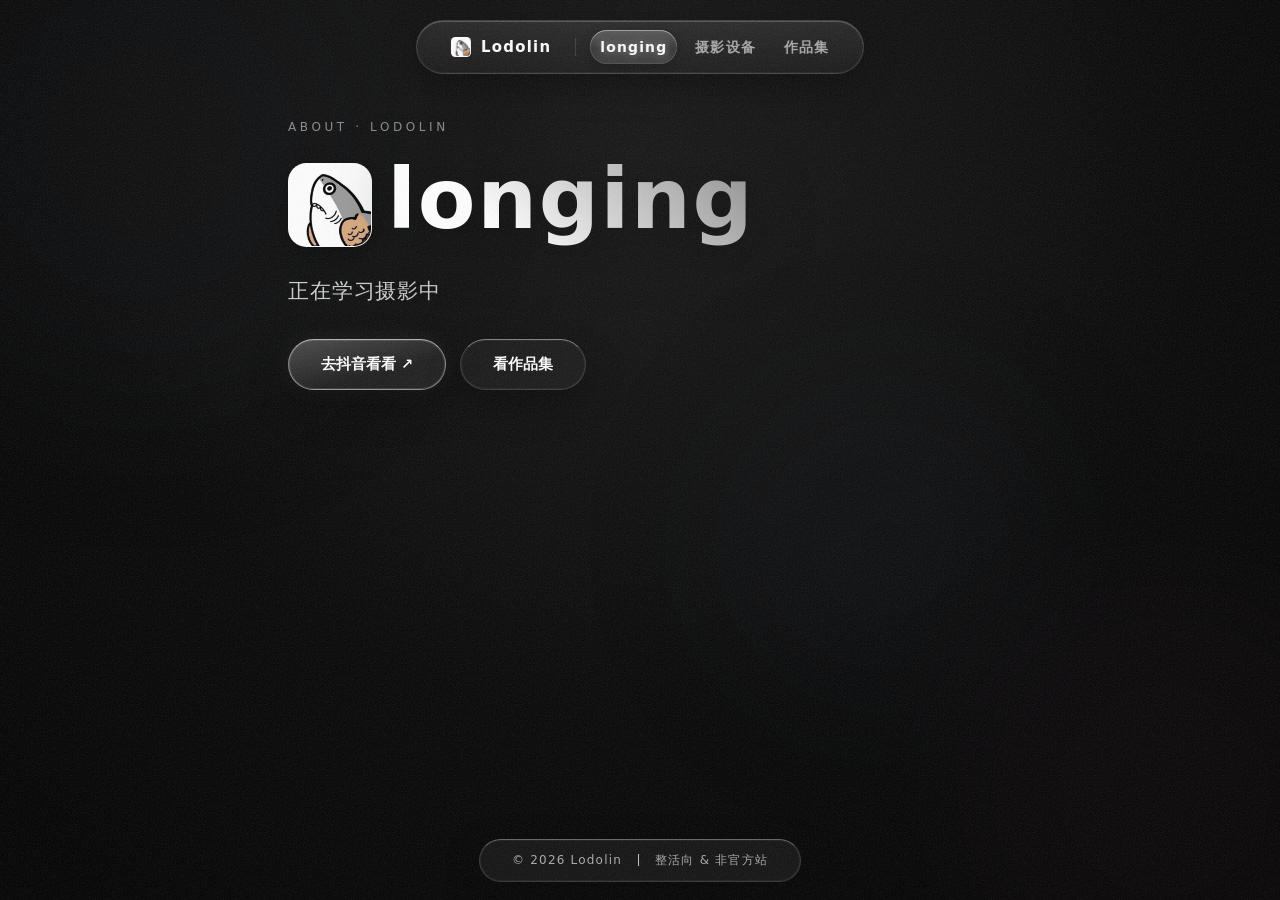
<file: index.html>
<!DOCTYPE html>
<html lang="zh-CN">
<head>
<meta charset="UTF-8">
<meta name="viewport" content="width=device-width, initial-scale=1.0, viewport-fit=cover">
<title>Lodolin</title>
<link rel="icon" href="data:image/svg+xml,%3Csvg%20xmlns='http://www.w3.org/2000/svg'%20viewBox='0%200%2064%2064'%3E%3Crect%20width='64'%20height='64'%20rx='8'%20fill='%23000000'/%3E%3Ctext%20x='32'%20y='37'%20font-family='%22Segoe%20Script%22,%22Brush%20Script%20MT%22,%22Snell%20Roundhand%22,cursive'%20font-size='12'%20font-weight='bold'%20fill='%23ffffff'%20text-anchor='middle'%3ELodolin%3C/text%3E%3C/svg%3E">
<link rel="stylesheet" href="css/style.css?v=20261125">
</head>
<body>

<!-- 全屏噪点颗粒（沧野式胶片质感） -->
<div class="grain" aria-hidden="true"></div>

<!-- 液态玻璃背景光斑 -->
<div class="bg-blobs" aria-hidden="true"><i></i><i></i><i></i></div>

<!-- ======================= 应用主体 ======================= -->
<div id="app" class="app">
  <!-- 悬浮玻璃胶囊导航 -->
  <nav class="nav-capsule" aria-label="主导航">
    <span class="nav-glider" aria-hidden="true"></span>
    <a class="brand" href="#about" data-nav="about" aria-label="Lodolin，回到首页">
      <img class="brand-avatar" src="assets/avatar-shark.jpg" alt="" width="20" height="20">
      <span>Lodolin</span>
    </a>
    <i class="nav-sep" aria-hidden="true"></i>
    <div class="tabs" role="tablist" aria-label="页面导航">
      <a href="#about" data-nav="about" class="tab is-active" role="tab" aria-selected="true">longing</a>
      <a href="#gear" data-nav="gear" class="tab" role="tab" aria-selected="false">摄影设备</a>
      <a href="#works" data-nav="works" class="tab" role="tab" aria-selected="false">作品集</a>
    </div>
  </nav>

  <!-- ======================= 介绍 ======================= -->
  <section id="view-about" class="view view-about is-active" aria-label="介绍">
    <div class="about-wrap">
      <p class="about-kicker">ABOUT · LODOLIN</p>
      <div class="about-head">
        <img class="about-avatar" src="assets/avatar-shark.jpg" alt="longing 的头像" width="84" height="84">
        <h2 class="about-title">longing</h2>
      </div>
      <p class="about-lead">正在学习摄影中</p>
      <div class="about-actions">
        <a class="btn btn-primary" href="https://v.douyin.com/PHcsxChGbZk/" target="_blank" rel="noopener noreferrer">去抖音看看 ↗</a>
        <a class="btn" href="#works" data-nav="works">看作品集</a>
      </div>
    </div>
  </section>

  <!-- ======================= 作品集（沧野式一屏一品） ======================= -->
  <section id="view-works" class="view view-works" aria-label="作品集">
    <div class="works-head">
      <h2>作品集</h2>
      <p>Lodolin 的硬核外拍墙 —— 江、山、城、海、穹顶。没有棚拍、没有闪光灯，全靠蹲点、等光和一双冻僵的手；《星辰大海》这句大话，先从山脚下和海边开始兑现。</p>
    </div>

    <div class="works-filter" role="tablist" aria-label="作品分类">
      <span class="glider" aria-hidden="true"></span>
      <button type="button" class="chip is-active" data-filter="all">全部</button>
      <button type="button" class="chip" data-filter="天体" data-spot-menu="menu-tian">天体</button>
      <button type="button" class="chip" data-filter="美食" data-spot-menu="menu-food">美食</button>
      <button type="button" class="chip" data-filter="桂林" data-spot-menu="menu-guilin">桂林</button>
      <button type="button" class="chip" data-filter="南宁" data-spot-menu="menu-nanning">南宁</button>
      <button type="button" class="chip" data-filter="深圳" data-spot-menu="menu-shenzhen">深圳</button>
      <button type="button" class="chip" data-filter="北海" data-spot-menu="menu-beihai">北海</button>
      <button type="button" class="chip" data-filter="崇左 · 扶绥" data-spot-menu="menu-chongzuo">崇左 · 扶绥</button>
    </div>

    <div class="spot-menu" id="menu-guilin" role="menu" aria-label="桂林景点筛选" hidden>
      <button type="button" class="spot-chip" data-spot="">全部桂林<i>35</i></button>
      <button type="button" class="spot-chip" data-spot="叠彩山">叠彩山 · 木龙湖<i>3</i></button>
      <button type="button" class="spot-chip" data-spot="乾景广场">乾景广场<i>5</i></button>
      <button type="button" class="spot-chip" data-spot="临桂">临桂新区<i>2</i></button>
      <button type="button" class="spot-chip" data-spot="虞山公园">虞山公园<i>5</i></button>
      <button type="button" class="spot-chip" data-spot="穿山">穿山<i>2</i></button>
      <button type="button" class="spot-chip" data-spot="山水公园">山水公园<i>2</i></button>
      <button type="button" class="spot-chip" data-spot="榕湖">榕湖 · 榕杉湖<i>6</i></button>
      <button type="button" class="spot-chip" data-spot="日月双塔">日月双塔<i>2</i></button>
      <button type="button" class="spot-chip" data-spot="两江四湖">两江四湖 · 滨江路<i>3</i></button>
      <button type="button" class="spot-chip" data-spot="逍遥楼">逍遥楼<i>2</i></button>
      <button type="button" class="spot-chip" data-spot="象鼻山">象鼻山<i>2</i></button>
      <button type="button" class="spot-chip" data-spot="漓江">漓江<i>1</i></button>
    </div>

    <div class="spot-menu" id="menu-tian" role="menu" aria-label="天体题材筛选" hidden>
      <button type="button" class="spot-chip" data-spot="">全部天体<i>3</i></button>
      <button type="button" class="spot-chip" data-spot="月面">月面<i>1</i></button>
      <button type="button" class="spot-chip" data-spot="银河">银河<i>2</i></button>
    </div>

    <div class="spot-menu" id="menu-food" role="menu" aria-label="美食分类筛选" hidden>
      <button type="button" class="spot-chip" data-spot="">全部美食<i>3</i></button>
      <button type="button" class="spot-chip" data-spot="冷面">延吉冷面<i>1</i></button>
      <button type="button" class="spot-chip" data-spot="螺蛳粉">螺蛳粉<i>2</i></button>
    </div>

    <div class="spot-menu" id="menu-nanning" role="menu" aria-label="南宁区域筛选" hidden>
      <button type="button" class="spot-chip" data-spot="">全部南宁<i>6</i></button>
      <button type="button" class="spot-chip" data-spot="内街">内街<i>4</i></button>
      <button type="button" class="spot-chip" data-spot="南湖">南湖<i>2</i></button>
    </div>

    <div class="spot-menu" id="menu-shenzhen" role="menu" aria-label="深圳作品" hidden>
      <button type="button" class="spot-chip" data-spot="">全部深圳<i>1</i></button>
      <button type="button" class="spot-chip" data-spot="深圳之眼">深圳之眼<i>1</i></button>
    </div>

    <div class="spot-menu" id="menu-beihai" role="menu" aria-label="北海作品" hidden>
      <button type="button" class="spot-chip" data-spot="">全部北海<i>3</i></button>
      <button type="button" class="spot-chip" data-spot="海神广场">海神广场<i>1</i></button>
      <button type="button" class="spot-chip" data-spot="银滩">银滩 · 海滩<i>2</i></button>
    </div>

    <div class="spot-menu" id="menu-chongzuo" role="menu" aria-label="扶绥区域筛选" hidden>
      <button type="button" class="spot-chip" data-spot="">全部扶绥<i>24</i></button>
      <button type="button" class="spot-chip" data-spot="左江">左江<i>6</i></button>
      <button type="button" class="spot-chip" data-spot="县城">县城<i>18</i></button>
    </div>

    <div class="works-feed">

      <div class="works-cat" data-cat="天体"><h3>天体</h3><i></i></div>

<section class="work" data-cat="天体" data-spot="月面">
        <figure class="work-media is-wide">
          <img loading="lazy" alt="凸月月面特写：月海、环形山与第谷辐射纹在黑夜里清晰可见" src="assets/photos/12-moon-gibbous.jpg?v=20261125">
        </figure>
        <div class="work-info">
          <p class="work-kicker">WORK 01 · 月面特写</p>
          <h3 class="work-title">月亮 · 九月末的凸月</h3>
          <p class="work-desc">长焦怼月亮——月海的轮廓、环形山的边缘、第谷溅出来的辐射纹，全在。不用飞三十八万公里，等一个晴夜，把快门按下去就行。「yes, moonth.」</p>
          <p class="work-meta">月面特写 · 凸月 · 2026.09.25 前后</p>
        </div>
      </section>

<section class="work" data-cat="天体" data-spot="银河">
        <figure class="work-media is-wide">
          <img loading="lazy" alt="扶绥姑龙水库银河拱桥全景：银心亮得发红，一条乡道直伸进星场" src="assets/photos/21-gulong-milkyway-arch.jpg?v=20261125">
        </figure>
        <div class="work-info">
          <p class="work-kicker">WORK 02 · 银河拱桥</p>
          <h3 class="work-title">姑龙水库 · 银河拱桥</h3>
          <p class="work-desc">扶绥县东门镇，姑龙水库。银河从两山之间整个拱过来，银心亮得发红，一条乡道直直伸进星场里。拍银河不用去高原，油门踩到位，黑就是最好的滤镜。</p>
          <p class="work-meta">广西崇左 · 扶绥县东门镇姑龙水库 · 银河拱桥 · 2026.08.13</p>
        </div>
      </section>

<section class="work" data-cat="天体" data-spot="银河">
        <figure class="work-media is-tall">
          <img loading="lazy" alt="扶绥姑龙水库银河竖拍：银心立在水面上，山影与星光一同倒映湖中" src="assets/photos/22-gulong-milkyway-lake.jpg?v=20261125">
        </figure>
        <div class="work-info">
          <p class="work-kicker">WORK 03 · 银河倒影</p>
          <h3 class="work-title">姑龙水库 · 银河倒影</h3>
          <p class="work-desc">同一个水库，换竖构图等银心过顶——银河立在水面上，山是剪影，水把星光又存了一遍。凌晨的水库风停了，整片天都是你的。</p>
          <p class="work-meta">广西崇左 · 扶绥县东门镇姑龙水库 · 银河与山影倒映 · 2026.08.11</p>
        </div>
      </section>

      <div class="works-cat" data-cat="美食"><h3>美食</h3><i></i></div>

<section class="work" data-cat="美食" data-spot="冷面">
        <figure class="work-media is-wide">
          <img loading="lazy" alt="桂林正阳步行街荞麦香延吉冷面：荞麦面、牛肉片、黄瓜丝与卤蛋" src="assets/photos/48-guilin-yanji-cold-noodles.jpg?v=20261125">
        </figure>
        <div class="work-info">
          <p class="work-kicker">WORK 04 · 美食</p>
          <h3 class="work-title">荞麦香 · 延吉冷面</h3>
          <p class="work-desc">荞麦面泡在带冰碴的牛肉汤里，铺牛肉片、黄瓜丝、辣白菜，半个卤蛋压在旁边，一勺红油浮在面上。正阳步行街的夏天，靠这一碗降温。</p>
          <p class="work-meta">广西桂林 · 正阳步行街 · 荞麦香延吉冷面</p>
        </div>
      </section>

<section class="work" data-cat="美食" data-spot="螺蛳粉">
        <figure class="work-media is-wide">
          <img loading="lazy" alt="扶绥 · 螺蛳粉大排档" src="assets/photos/73-fusui-luoshifen-food-stall.jpg?v=20261125">
        </figure>
        <div class="work-info">
          <p class="work-kicker">WORK 05 · 美食</p>
          <h3 class="work-title">扶绥 · 螺蛳粉大排档</h3>
          <p class="work-desc">老拐、爱民，两家螺蛳粉隔着一条巷子打对台，红塑料凳一摆，桌子就支到路中间。夜里十点，整条街都泡在酸笋味里——这才是广西的深夜食堂。</p>
          <p class="work-meta">广西崇左 · 扶绥县城 · 老拐螺蛳粉 · 夜</p>
        </div>
      </section>

<section class="work" data-cat="美食" data-spot="螺蛳粉">
        <figure class="work-media is-wide">
          <img loading="lazy" alt="扶绥 · 爱民螺蛳粉" src="assets/photos/74-fusui-aimin-luoshifen-corner.jpg?v=20261125">
        </figure>
        <div class="work-info">
          <p class="work-kicker">WORK 06 · 美食</p>
          <h3 class="work-title">扶绥 · 爱民螺蛳粉</h3>
          <p class="work-desc">转角两层楼全给了这一碗粉，橙色雨棚撑开，木桌顺着台阶摆到街上。楼上的灯和楼下的锅一起亮着，生意好的店，连影子都在排队。</p>
          <p class="work-meta">广西崇左 · 扶绥县城 · 爱民螺蛳粉 · 夜</p>
        </div>
      </section>

      <div class="works-cat" data-cat="桂林"><h3>桂林</h3><i></i></div>

<section class="work" data-cat="桂林" data-spot="叠彩山">
        <figure class="work-media is-wide">
          <img loading="lazy" alt="桂林叠彩山俯瞰木龙湖蓝调夜景：亮灯的木龙塔、黑瓦古建群与背后的喀斯特峰林" src="assets/photos/02-guilin-diecai-mulonghu-bluehour.jpg?v=20261125">
        </figure>
        <div class="work-info">
          <p class="work-kicker">WORK 07 · 桂林夜景</p>
          <h3 class="work-title">叠彩山 · 木龙湖蓝调</h3>
          <p class="work-desc">桂林叠彩山半山腰，正对木龙湖。山上的灯和湖边的木龙塔一起亮起来，黑瓦古建群被暖光描了边，背后的喀斯特一层层退成蓝。桂林夜景的天花板不在江上，在这一眼里 —— 门票二十五块，别嫌贵，民谚说「登上叠彩山，活到一百三」。</p>
          <p class="work-meta">广西桂林 · 叠彩山 · 俯瞰木龙湖与木龙塔 · 蓝调时刻</p>
        </div>
      </section>

<section class="work" data-cat="桂林" data-spot="叠彩山">
        <figure class="work-media is-wide">
          <img loading="lazy" alt="桂林叠彩山木龙湖黄金时刻：夕阳把峰林与古建染成蜂蜜色" src="assets/photos/03-guilin-diecai-mulonghu-goldenhour.jpg?v=20261125">
        </figure>
        <div class="work-info">
          <p class="work-kicker">WORK 08 · 日落金山</p>
          <h3 class="work-title">叠彩山 · 木龙湖黄金时刻</h3>
          <p class="work-desc">同一个机位，换一个季节、换一个钟点，夕阳把整片峰林和古建染成蜂蜜色。蓝调是桂林的底妆，金色才是它白昼里的最后一口气 —— 一个机位，两种桂林。</p>
          <p class="work-meta">广西桂林 · 叠彩山 · 木龙湖与峰林 · 日落金光</p>
        </div>
      </section>

<section class="work" data-cat="桂林" data-spot="虞山公园">
        <figure class="work-media is-wide">
          <img loading="lazy" alt="桂林虞山公园欧洲园：老榕树枝干横过石板路，身后是爬满藤蔓的罗马柱石廊与喷泉" src="assets/photos/08-guilin-yushan-park-arches.jpg?v=20261125">
        </figure>
        <div class="work-info">
          <p class="work-kicker">WORK 09 · 欧式园林</p>
          <h3 class="work-title">虞山公园 · 欧洲园石廊</h3>
          <p class="work-desc">桂林城北的虞山公园，北园是欧式园林。老榕树的枝干横过石板路，搭成一道天然拱门；后面一排对称的罗马柱石廊爬满藤蔓，喷泉在正中开着。法式花园长在喀斯特城里，一点都不违和。</p>
          <p class="work-meta">广西桂林 · 叠彩区 · 虞山公园北园 · 正午</p>
        </div>
      </section>

<section class="work" data-cat="桂林" data-spot="虞山公园">
        <figure class="work-media is-wide">
          <img loading="lazy" alt="桂林虞山公园欧洲园中轴叠水：水沿台阶层层跌落，两侧棕榈与模纹花坛对称排开" src="assets/photos/09-guilin-yushan-park-cascade.jpg?v=20261125">
        </figure>
        <div class="work-info">
          <p class="work-kicker">WORK 10 · 欧式园林</p>
          <h3 class="work-title">虞山公园 · 叠水台阶</h3>
          <p class="work-desc">北园中轴线上一整条叠水，水从顶层一路跌进池子，两道台阶对称着往下走，棕榈和模纹花坛把绿修得整整齐齐。欧洲园的浪漫，是拿几何一点一点做出来的。</p>
          <p class="work-meta">广西桂林 · 叠彩区 · 虞山公园北园 · 中轴叠水</p>
        </div>
      </section>

<section class="work" data-cat="桂林" data-spot="虞山公园">
        <figure class="work-media is-wide">
          <img loading="lazy" alt="桂林虞山公园欧洲园：石柱拱廊爬满牵牛花藤，喷泉水雾在阳光下飘散" src="assets/photos/10-guilin-yushan-park-colonnade.jpg?v=20261125">
        </figure>
        <div class="work-info">
          <p class="work-kicker">WORK 11 · 欧式园林</p>
          <h3 class="work-title">虞山公园 · 藤蔓石廊</h3>
          <p class="work-desc">一整排石柱拱廊全交给藤蔓管，牵牛顺着柱子一路爬到顶，喷泉的水雾飘过来，太阳一照全是反光。石头负责结构，植物负责表情。</p>
          <p class="work-meta">广西桂林 · 叠彩区 · 虞山公园北园 · 喷泉池畔</p>
        </div>
      </section>

<section class="work" data-cat="桂林" data-spot="穿山">
        <figure class="work-media is-wide">
          <img loading="lazy" alt="桂林穿山景区俯瞰：明代寿佛塔立在塔山之顶，江湖绕城，喀斯特峰林与城市天际线同框" src="assets/photos/11-guilin-tashan-pagoda.jpg?v=20261125">
        </figure>
        <div class="work-info">
          <p class="work-kicker">WORK 12 · 桂林山水</p>
          <h3 class="work-title">穿山 · 塔山与寿佛塔</h3>
          <p class="work-desc">桂林老八景「塔山清影」——明代寿佛塔立在塔山之顶，十三米高的七层砖塔挤在六十一平方米的山尖上，吉尼斯认证的「世界最小山顶古塔」。从穿山一带望过去，江湖绕城，峰林一直排到天边，古塔和楼宇同框。</p>
          <p class="work-meta">广西桂林 · 七星区穿山景区 · 塔山寿佛塔 · 白天俯瞰</p>
        </div>
      </section>

<section class="work" data-cat="桂林" data-spot="榕湖">
        <figure class="work-media is-tall">
          <img loading="lazy" alt="桂林榕湖：红柱亭与红灯笼倒映在湖面，傍晚的光从树叶间漏下来" src="assets/photos/14-guilin-ronghu-pavilion.jpg?v=20261125">
        </figure>
        <div class="work-info">
          <p class="work-kicker">WORK 13 · 桂林水色</p>
          <h3 class="work-title">榕湖 · 亭影</h3>
          <p class="work-desc">榕湖边的亭子，红柱、青瓦、红灯笼，倒在水里被风揉碎。傍晚的光从树叶缝里漏下来，湖面平得像另一块天。</p>
          <p class="work-meta">广西桂林 · 榕湖 · 傍晚</p>
        </div>
      </section>

<section class="work" data-cat="桂林" data-spot="榕湖">
        <figure class="work-media is-wide">
          <img loading="lazy" alt="桂林榕湖水晶玻璃桥：整座桥的栏杆与亭子为玻璃构造，阳光下通体透亮，倒影入水" src="assets/photos/15-guilin-ronghu-glass-bridge.jpg?v=20261125">
        </figure>
        <div class="work-info">
          <p class="work-kicker">WORK 14 · 桂林水色</p>
          <h3 class="work-title">榕湖 · 玻璃桥</h3>
          <p class="work-desc">榕湖上的水晶玻璃桥，栏杆和桥亭全是玻璃的，太阳一照通体透亮，倒影在水里晃。国内第一座水晶玻璃桥，白天看着像件搁在水面上的玻璃乐器。</p>
          <p class="work-meta">广西桂林 · 榕湖 · 水晶玻璃桥 · 午后</p>
        </div>
      </section>

<section class="work" data-cat="桂林" data-spot="榕湖">
        <figure class="work-media is-wide">
          <img loading="lazy" alt="桂林榕杉湖夜色：提灯乌篷船停在湖面，暖光落进水里" src="assets/photos/16-guilin-rongshahu-night-boat.jpg?v=20261125">
        </figure>
        <div class="work-info">
          <p class="work-kicker">WORK 15 · 桂林夜色</p>
          <h3 class="work-title">榕杉湖 · 夜航</h3>
          <p class="work-desc">两江四湖的夜游船收了帆停在湖面，一盏提灯挂在船头，暖光落在水里。岸上的城市还在响，湖面已经安静了。</p>
          <p class="work-meta">广西桂林 · 榕杉湖 · 两江四湖 · 入夜</p>
        </div>
      </section>

<section class="work" data-cat="桂林" data-spot="日月双塔">
        <figure class="work-media is-tall">
          <img loading="lazy" alt="桂林杉湖日月双塔夜景：金色日塔与银白月塔倒映湖中" src="assets/photos/17-guilin-shanhu-sun-moon-pagodas.jpg?v=20261125">
        </figure>
        <div class="work-info">
          <p class="work-kicker">WORK 16 · 桂林夜色</p>
          <h3 class="work-title">杉湖 · 日月双塔</h3>
          <p class="work-desc">杉湖里的日月双塔——日塔铜造九层，月塔琉璃七层，水下还有十八米把它们连在一起。金的一座银的一座，晚上像浮在湖面的两团火。</p>
          <p class="work-meta">广西桂林 · 杉湖 · 日月双塔 · 夜</p>
        </div>
      </section>

<section class="work" data-cat="桂林" data-spot="乾景广场">
        <figure class="work-media is-tall">
          <img loading="lazy" alt="桂林联发乾景广场：弧形混凝土雨棚下的中央空中花园玻璃塔与台阶" src="assets/photos/04-guilin-lianfa-qianjing-plaza.jpg?v=20261125">
        </figure>
        <div class="work-info">
          <p class="work-kicker">WORK 17 · 建筑几何</p>
          <h3 class="work-title">乾景广场 · 空中花园</h3>
          <p class="work-desc">桂林叠彩区站前路，离高铁北站八百米。从底层雨棚底下抬头，一整圈弧形清水混凝土把蓝天切成一个开口，中间的玻璃体种满绿植，台阶上贴着黄条。街 Mall 的中央空中花园 + 立体跃层电梯，每层连廊牵着手 —— 不用滤镜，混凝土自己会画图。</p>
          <p class="work-meta">广西桂林 · 叠彩区站前路29号 · 联发乾景广场 · 正午蓝天</p>
        </div>
      </section>

<section class="work" data-cat="桂林" data-spot="临桂">
        <figure class="work-media is-wide">
          <img loading="lazy" alt="桂林临桂新区夜景：一院两馆仿古建筑群与双子塔同框，背后是喀斯特峰林" src="assets/photos/05-guilin-lingui-cbd-night.jpg?v=20261125">
        </figure>
        <div class="work-info">
          <p class="work-kicker">WORK 18 · 城市天际线</p>
          <h3 class="work-title">临桂 · 双子塔夜色</h3>
          <p class="work-desc">桂林往西，临桂新区撑起另一片天。金色古韵的「一院两馆」隔着湖水与摩登双子塔对望，状元桥、大观楼、风雨桥亮成一条暖线，背后还是那片熟悉的喀斯特 —— 老桂林的山水没退场，新城在它上面又长了一层。</p>
          <p class="work-meta">广西桂林 · 临桂新区 · 一院两馆与双子塔同框 · 亮灯后</p>
        </div>
      </section>

<section class="work" data-cat="桂林" data-spot="乾景广场">
        <figure class="work-media is-wide">
          <img loading="lazy" alt="乾景广场 · 混凝土天窗" src="assets/photos/25-guilin-lianfa-plaza-atrium.jpg?v=20261125">
        </figure>
        <div class="work-info">
          <p class="work-kicker">WORK 19 · 建筑几何</p>
          <h3 class="work-title">乾景广场 · 混凝土天窗</h3>
          <p class="work-desc">从底层往上仰，整栋楼的坡道、木格栅和天窗被压成一个斜的剖面。混凝土不需要装饰，光从顶上漏下来，自己就会画线。</p>
          <p class="work-meta">广西桂林 · 叠彩区站前路29号 · 联发乾景广场 · 室内仰拍</p>
        </div>
      </section>

<section class="work" data-cat="桂林" data-spot="乾景广场">
        <figure class="work-media is-tall">
          <img loading="lazy" alt="乾景广场 · 蓝调游乐场" src="assets/photos/26-guilin-lianfa-plaza-playground.jpg?v=20261125">
        </figure>
        <div class="work-info">
          <p class="work-kicker">WORK 20 · 蓝调时刻</p>
          <h3 class="work-title">乾景广场 · 蓝调游乐场</h3>
          <p class="work-desc">橙色攀爬网横在广场中央，像谁随手丢下的一团线。天刚暗到最蓝的那几分钟，弧形连廊的灯一条条亮起来，商业街终于安静下来。</p>
          <p class="work-meta">广西桂林 · 联发乾景广场 · 蓝调时刻</p>
        </div>
      </section>

<section class="work" data-cat="桂林" data-spot="乾景广场">
        <figure class="work-media is-tall">
          <img loading="lazy" alt="乾景广场 · 垂直花园" src="assets/photos/27-guilin-lianfa-plaza-vertical-garden.jpg?v=20261125">
        </figure>
        <div class="work-info">
          <p class="work-kicker">WORK 21 · 建筑几何</p>
          <h3 class="work-title">乾景广场 · 垂直花园</h3>
          <p class="work-desc">一整面楼被绿植吃掉，中间嵌一条玻璃电梯井，LED 雪花沿着它往上爬。弧形天棚把天空框成一个圆角，台阶上贴着黄色警示条——结构越冷，植物越显得倔。</p>
          <p class="work-meta">广西桂林 · 联发乾景广场 · 中央垂直绿化塔</p>
        </div>
      </section>

<section class="work" data-cat="桂林" data-spot="乾景广场">
        <figure class="work-media is-wide">
          <img loading="lazy" alt="乾景广场 · 立体街区" src="assets/photos/28-guilin-lianfa-plaza-night.jpg?v=20261125">
        </figure>
        <div class="work-info">
          <p class="work-kicker">WORK 22 · 城市夜色</p>
          <h3 class="work-title">乾景广场 · 立体街区</h3>
          <p class="work-desc">站在中庭抬头，四周的连廊一层层退上去，玻璃、钢架、绿植和灯带缠在一起。这里没有一条正经的街，却把逛街这件事做成了爬山。</p>
          <p class="work-meta">广西桂林 · 联发乾景广场 · 中庭广角</p>
        </div>
      </section>

<section class="work" data-cat="桂林" data-spot="榕湖">
        <figure class="work-media is-wide">
          <img loading="lazy" alt="榕湖饭店 · 弧与天" src="assets/photos/29-guilin-ronghu-hotel-arc.jpg?v=20261125">
        </figure>
        <div class="work-info">
          <p class="work-kicker">WORK 23 · 建筑几何</p>
          <h3 class="work-title">榕湖饭店 · 弧与天</h3>
          <p class="work-desc">白色弧墙转了一圈，把天空削出一个不规则的圆。旁边是绿玻璃幕墙，左上角探进一枝树叶。建筑最动人的时候，往往只是它替天空做了个画框。</p>
          <p class="work-meta">广西桂林 · 榕湖饭店 · 弧形外墙</p>
        </div>
      </section>

<section class="work" data-cat="桂林" data-spot="两江四湖">
        <figure class="work-media is-wide">
          <img loading="lazy" alt="解放桥头 · 环岛黄昏" src="assets/photos/30-guilin-jiefang-bridge-roundabout.jpg?v=20261125">
        </figure>
        <div class="work-info">
          <p class="work-kicker">WORK 24 · 城市俯瞰</p>
          <h3 class="work-title">解放桥头 · 环岛黄昏</h3>
          <p class="work-desc">解放桥的拱、环岛里一整圈棕榈、漓江的水，还有远处一层层退下去的喀斯特。飞机云在天上划了两道叉，城市在脚下按自己的节奏转圈。</p>
          <p class="work-meta">广西桂林 · 解放桥头环岛（滨江路）· 黄昏</p>
        </div>
      </section>

<section class="work" data-cat="桂林" data-spot="山水公园">
        <figure class="work-media is-wide">
          <img loading="lazy" alt="山水公园 · 月亮门" src="assets/photos/31-guilin-shanshui-park-moon-gate.jpg?v=20261125">
        </figure>
        <div class="work-info">
          <p class="work-kicker">WORK 25 · 园林</p>
          <h3 class="work-title">山水公园 · 月亮门</h3>
          <p class="work-desc">青砖墙开一个圆，门里一棵老树逆着光站，远处塔尖刚好露在树缝里。中国园林最会用一堵墙做减法——把世界裁成一个圆，剩下的交给光。</p>
          <p class="work-meta">广西桂林 · 临桂区山水公园 · 月亮门</p>
        </div>
      </section>

<section class="work" data-cat="桂林" data-spot="逍遥楼">
        <figure class="work-media is-wide">
          <img loading="lazy" alt="逍遥楼 · 飞檐" src="assets/photos/32-guilin-xiaoyao-tower-eave.jpg?v=20261125">
        </figure>
        <div class="work-info">
          <p class="work-kicker">WORK 26 · 古建</p>
          <h3 class="work-title">逍遥楼 · 飞檐</h3>
          <p class="work-desc">贴着屋檐往上仰，木构的椽子一根根收向尖角，蓝天白云在后面铺开。二十三点六米的高度，靠这一角就能说清唐宋的脾气。</p>
          <p class="work-meta">广西桂林 · 秀峰区滨江路 · 逍遥楼 · 仰拍</p>
        </div>
      </section>

<section class="work" data-cat="桂林" data-spot="逍遥楼">
        <figure class="work-media is-tall">
          <img loading="lazy" alt="逍遥楼 · 逆光" src="assets/photos/33-guilin-xiaoyao-tower.jpg?v=20261125">
        </figure>
        <div class="work-info">
          <p class="work-kicker">WORK 27 · 古建</p>
          <h3 class="work-title">逍遥楼 · 逆光</h3>
          <p class="work-desc">三层飞檐压着汉白玉台阶，红灯笼挂了一排，太阳从右侧斜切进来。重建的楼，站的位置还是唐代那个——漓江在背后，城市在楼下。</p>
          <p class="work-meta">广西桂林 · 秀峰区滨江路 · 逍遥楼 · 日落</p>
        </div>
      </section>

<section class="work" data-cat="桂林" data-spot="两江四湖">
        <figure class="work-media is-wide">
          <img loading="lazy" alt="丽泽桥 · 红桥" src="assets/photos/34-guilin-lize-bridge.jpg?v=20261125">
        </figure>
        <div class="work-info">
          <p class="work-kicker">WORK 28 · 城市桥梁</p>
          <h3 class="work-title">丽泽桥 · 红桥</h3>
          <p class="work-desc">橙红色的自锚式悬索桥横在江上，双塔拉起的钢索一根根数得清。桂林人叫它红桥，两江四湖夜游的船从桥下过，桥身把天光又反了一遍。</p>
          <p class="work-meta">广西桂林 · 两江四湖 · 丽泽桥 · 晴日</p>
        </div>
      </section>

<section class="work" data-cat="桂林" data-spot="两江四湖">
        <figure class="work-media is-wide">
          <img loading="lazy" alt="滨江路 · 绿色隧道" src="assets/photos/35-guilin-binjiang-road-tunnel.jpg?v=20261125">
        </figure>
        <div class="work-info">
          <p class="work-kicker">WORK 29 · 城市街景</p>
          <h3 class="work-title">滨江路 · 绿色隧道</h3>
          <p class="work-desc">两排老树把整条路罩成一条绿色隧道，光从叶缝里漏下来，落在电动车和行人身上。桂林最日常的一段路，抬头就是拱顶。</p>
          <p class="work-meta">广西桂林 · 滨江路 · 林荫道</p>
        </div>
      </section>

<section class="work" data-cat="桂林" data-spot="日月双塔">
        <figure class="work-media is-tall">
          <img loading="lazy" alt="杉湖 · 彩幕" src="assets/photos/36-guilin-sun-moon-pagodas-ribbon.jpg?v=20261125">
        </figure>
        <div class="work-info">
          <p class="work-kicker">WORK 30 · 装置</p>
          <h3 class="work-title">杉湖 · 彩幕</h3>
          <p class="work-desc">粉、蓝、白、红一层层叠成波浪，被风撑着，光从背面透过来。杉湖边的临时装置，比双塔更像一场梦。</p>
          <p class="work-meta">广西桂林 · 杉湖 · 日月双塔前 · 艺术装置</p>
        </div>
      </section>

<section class="work" data-cat="桂林" data-spot="象鼻山">
        <figure class="work-media is-tall">
          <img loading="lazy" alt="象鼻山 · 龙灯夜" src="assets/photos/37-guilin-elephant-hill-dragon-boat.jpg?v=20261125">
        </figure>
        <div class="work-info">
          <p class="work-kicker">WORK 31 · 夜景</p>
          <h3 class="work-title">象鼻山 · 龙灯夜</h3>
          <p class="work-desc">水月洞被灯烧成一个橙色的圆，竹筏上一条龙灯正亮着，撑筏的人和游客都成了剪影。白天它是课本上的象鼻山，晚上才像活的。</p>
          <p class="work-meta">广西桂林 · 象鼻山 · 水月洞 · 夜</p>
        </div>
      </section>

<section class="work" data-cat="桂林" data-spot="虞山公园">
        <figure class="work-media is-tall">
          <img loading="lazy" alt="虞帝庙 · 石桥与匾" src="assets/photos/38-guilin-yushan-yudi-temple-detail.jpg?v=20261125">
        </figure>
        <div class="work-info">
          <p class="work-kicker">WORK 32 · 古建</p>
          <h3 class="work-title">虞帝庙 · 石桥与匾</h3>
          <p class="work-desc">绿瓦、红柱、金字匾额，石栏杆一层层往台阶上排，黄叶从旁边探出来。颜色撞得厉害，却一点不俗——老庙的审美从来不客气。</p>
          <p class="work-meta">广西桂林 · 虞山公园 · 虞帝庙 · 日间</p>
        </div>
      </section>

<section class="work" data-cat="桂林" data-spot="虞山公园">
        <figure class="work-media is-wide">
          <img loading="lazy" alt="虞帝庙 · 三桥" src="assets/photos/39-guilin-yushan-yudi-temple.jpg?v=20261125">
        </figure>
        <div class="work-info">
          <p class="work-kicker">WORK 33 · 古建</p>
          <h3 class="work-title">虞帝庙 · 三桥</h3>
          <p class="work-desc">财运桥、官运桥、平安桥并排跨过放生池，红门绿瓦，背后山上有亭。虞山公园最完整的一眼，全在这条中轴上。</p>
          <p class="work-meta">广西桂林 · 虞山公园 · 虞帝庙 · 三桥</p>
        </div>
      </section>

<section class="work" data-cat="桂林" data-spot="穿山">
        <figure class="work-media is-wide">
          <img loading="lazy" alt="穿山公园亭上俯瞰：小东江水面逆光，喀斯特峰林与桂林城" src="assets/photos/40-guilin-chuanshan-park-overlook.jpg?v=20261125">
        </figure>
        <div class="work-info">
          <p class="work-kicker">WORK 34 · 登高俯瞰</p>
          <h3 class="work-title">穿山公园 · 江与城</h3>
          <p class="work-desc">从穿山公园的亭子往下看，小东江拐了一个弯，水面被阳光点成一片碎金；喀斯特一座座从城里长出来，桥和栈道把水缝在一起。桂林的城市和山水，从来不是邻居，是同一间屋子。</p>
          <p class="work-meta">广西桂林 · 七星区穿山公园 · 亭上俯瞰</p>
        </div>
      </section>

<section class="work" data-cat="桂林" data-spot="象鼻山">
        <figure class="work-media is-wide">
          <img loading="lazy" alt="象鼻山 · 水月洞" src="assets/photos/41-guilin-elephant-hill-water-moon-cave.jpg?v=20261125">
        </figure>
        <div class="work-info">
          <p class="work-kicker">WORK 35 · 蓝调</p>
          <h3 class="work-title">象鼻山 · 水月洞</h3>
          <p class="work-desc">天刚擦黑，水月洞先亮起来，橙色的光落在江面上拉成一条。山是黑的，洞是烧着的，船在右下角安静地等客。</p>
          <p class="work-meta">广西桂林 · 象鼻山 · 水月洞 · 蓝调时刻</p>
        </div>
      </section>


<section class="work" data-cat="桂林" data-spot="叠彩山">
        <figure class="work-media is-tall">
          <img loading="lazy" alt="叠彩山 · 城与峰" src="assets/photos/49-guilin-diecai-overlook.jpg?v=20261125">
        </figure>
        <div class="work-info">
          <p class="work-kicker">WORK 36 · 登高俯瞰</p>
          <h3 class="work-title">叠彩山 · 城与峰</h3>
          <p class="work-desc">站在叠彩山往下看，漓江在城里拐了个弯，峰林一圈圈围过来，楼房像撒在绿地上的白棋子。桂林的天际线不是楼，是山。</p>
          <p class="work-meta">广西桂林 · 叠彩区 · 叠彩山 · 俯瞰漓江与城</p>
        </div>
      </section>

<section class="work" data-cat="桂林" data-spot="漓江">
        <figure class="work-media is-wide">
          <img loading="lazy" alt="漓江 · 河湾" src="assets/photos/50-guilin-lijiang-riverbend.jpg?v=20261125">
        </figure>
        <div class="work-info">
          <p class="work-kicker">WORK 37 · 山河</p>
          <h3 class="work-title">漓江 · 河湾</h3>
          <p class="work-desc">U 形的江湾、一座平直的梁桥、岸边的沙滩和菜地，远处城市压在山脚下。漓江在这里不表演，只是流。</p>
          <p class="work-meta">广西桂林 · 漓江 · 河湾俯瞰</p>
        </div>
      </section>

<section class="work" data-cat="桂林" data-spot="榕湖">
        <figure class="work-media is-tall">
          <img loading="lazy" alt="榕湖 · 玻璃桥（晴）" src="assets/photos/70-guilin-ronghu-glass-bridge-day.jpg?v=20261125">
        </figure>
        <div class="work-info">
          <p class="work-kicker">WORK 38 · 园林</p>
          <h3 class="work-title">榕湖 · 玻璃桥（晴）</h3>
          <p class="work-desc">水晶玻璃的桥身、连排的玻璃廊柱，倒影被水波揉碎又拼起来。晚上它是蓝的，白天它几乎是透明的。</p>
          <p class="work-meta">广西桂林 · 榕湖 · 水晶玻璃桥 · 晴日</p>
        </div>
      </section>

<section class="work" data-cat="桂林" data-spot="榕湖">
        <figure class="work-media is-tall">
          <img loading="lazy" alt="榕湖 · 三角窗" src="assets/photos/71-guilin-ronghu-hotel-facade.jpg?v=20261125">
        </figure>
        <div class="work-info">
          <p class="work-kicker">WORK 39 · 建筑几何</p>
          <h3 class="work-title">榕湖 · 三角窗</h3>
          <p class="work-desc">白色粗糙的墙面，一排排三角形凸窗，光从侧面切进来，阴影把整面墙变成了棋盘。酒店的外墙，比大堂好看。</p>
          <p class="work-meta">广西桂林 · 榕湖 · 酒店外墙</p>
        </div>
      </section>

      <div class="works-cat" data-cat="南宁"><h3>南宁</h3><i></i></div>

<section class="work" data-cat="南宁" data-spot="内街">
        <figure class="work-media is-wide">
          <img loading="lazy" alt="南宁 · 夜市招牌" src="assets/photos/42-nanning-neijie-sign.jpg?v=20261125">
        </figure>
        <div class="work-info">
          <p class="work-kicker">WORK 40 · 城市夜色</p>
          <h3 class="work-title">南宁 · 夜市招牌</h3>
          <p class="work-desc">一整面楼的霓虹一起亮，巨大的「南宁」两个字压在最上面，底下是临胜烧烤和横县鱼生。这座城市的夜，是拿灯牌堆出来的。</p>
          <p class="work-meta">广西南宁 · 内街文化创意园 · 夜</p>
        </div>
      </section>

<section class="work" data-cat="南宁" data-spot="内街">
        <figure class="work-media is-tall">
          <img loading="lazy" alt="内街 · 小城围厨" src="assets/photos/43-nanning-neijie-neon-building.jpg?v=20261125">
        </figure>
        <div class="work-info">
          <p class="work-kicker">WORK 41 · 城市夜色</p>
          <h3 class="work-title">内街 · 小城围厨</h3>
          <p class="work-desc">一栋小楼被招牌包满，NEW NEIGH NIGHT 的粉色灯管压着「小城围厨」四个字。卷帘门半拉，树影投在墙上——这才是夜市的底噪。</p>
          <p class="work-meta">广西南宁 · 内街文化创意园 · 夜</p>
        </div>
      </section>

<section class="work" data-cat="南宁" data-spot="内街">
        <figure class="work-media is-tall">
          <img loading="lazy" alt="内街 · 超级内街" src="assets/photos/44-nanning-neijie-super-street.jpg?v=20261125">
        </figure>
        <div class="work-info">
          <p class="work-kicker">WORK 42 · 城市夜色</p>
          <h3 class="work-title">内街 · 超级内街</h3>
          <p class="work-desc">头顶一片星星灯，两侧招牌往上叠：「做自己」「恩抱世界 壮告人间」。一个人提着袋子往巷子深处走，整条街的霓虹都成了他的背景。</p>
          <p class="work-meta">广西南宁 · 内街文化创意园 · 超级内街</p>
        </div>
      </section>

<section class="work" data-cat="南宁" data-spot="内街">
        <figure class="work-media is-tall">
          <img loading="lazy" alt="内街 · 打边炉" src="assets/photos/45-nanning-neijie-alley.jpg?v=20261125">
        </figure>
        <div class="work-info">
          <p class="work-kicker">WORK 43 · 市井</p>
          <h3 class="work-title">内街 · 打边炉</h3>
          <p class="work-desc">老冰箱、竹竿、瓷砖墙，招牌写着「财胜洗货研究所」和「临胜打边炉」。霓虹照不到的地方，才是这条街真正的样子。</p>
          <p class="work-meta">广西南宁 · 内街文化创意园 · 巷内</p>
        </div>
      </section>

<section class="work" data-cat="南宁" data-spot="南湖">
        <figure class="work-media is-tall">
          <img loading="lazy" alt="南湖 · 摩天轮" src="assets/photos/46-nanning-nanhu-ferris-wheel.jpg?v=20261125">
        </figure>
        <div class="work-info">
          <p class="work-kicker">WORK 44 · 城市</p>
          <h3 class="work-title">南湖 · 摩天轮</h3>
          <p class="work-desc">摩天轮停在湖边，红白轿厢一圈圈挂着；左边是广西医科大学的大楼，湖面上一只天鹅船慢悠悠划过。南宁的下午，就该这么闲。</p>
          <p class="work-meta">广西南宁 · 青秀区 · 南湖公园</p>
        </div>
      </section>

<section class="work" data-cat="南宁" data-spot="南湖">
        <figure class="work-media is-tall">
          <img loading="lazy" alt="南湖 · 天际线" src="assets/photos/47-nanning-nanhu-skyline.jpg?v=20261125">
        </figure>
        <div class="work-info">
          <p class="work-kicker">WORK 45 · 城市</p>
          <h3 class="work-title">南湖 · 天际线</h3>
          <p class="work-desc">南湖对岸，PEAK 的楼、圆顶的酒店、一排排水岸住宅；黄顶游船从湖心开过，把倒影切开又合上。城市的正面，隔着一湖水看最好。</p>
          <p class="work-meta">广西南宁 · 南湖 · 城市天际线</p>
        </div>
      </section>

      <div class="works-cat" data-cat="深圳"><h3>深圳</h3><i></i></div>

<section class="work" data-cat="桂林" data-spot="山水公园">
        <figure class="work-media is-tall">
          <img loading="lazy" alt="桂林临桂山水公园夜景：状元桥上的唐风楼阁鎏金亮灯，桥孔染成蓝色，远处双子塔仍在亮灯" src="assets/photos/13-guilin-shanshui-park-zhuangyuanlou.jpg?v=20261125">
        </figure>
        <div class="work-info">
          <p class="work-kicker">WORK 46 · 桂林夜色</p>
          <h3 class="work-title">山水公园 · 状元楼</h3>
          <p class="work-desc">临桂山水公园，九十九米九孔的状元桥横在水上，桥头的状元楼按唐风起翘，灯一亮整座桥像鎏金的；桥孔被染成蓝色，一弯一弯排过去。远处新区的双子塔还亮着——仿古和新城，隔水对望。</p>
          <p class="work-meta">广西桂林 · 临桂区山水公园 · 状元桥与状元楼 · 亮灯后</p>
        </div>
      </section>

      <div class="works-cat" data-cat="北海"><h3>北海</h3><i></i></div>

<section class="work" data-cat="桂林" data-spot="临桂">
        <figure class="work-media is-tall">
          <img loading="lazy" alt="临桂双子塔仰视：塔冠灯带亮成金红色，路口路牌与行人入镜" src="assets/photos/18-guilin-lingui-twin-towers-night.jpg?v=20261125">
        </figure>
        <div class="work-info">
          <p class="work-kicker">WORK 47 · 城市夜色</p>
          <h3 class="work-title">临桂 · 双子塔下</h3>
          <p class="work-desc">新区的双子塔从路口仰上去，塔冠的灯一层层亮成金红，路牌上写着电梯厅和购物中心。站到塔底下看，楼是真的在往上长。</p>
          <p class="work-meta">广西桂林 · 临桂新区 · 双子塔 · 夜</p>
        </div>
      </section>

<section class="work" data-cat="北海" data-spot="银滩">
        <figure class="work-media is-wide">
          <img loading="lazy" alt="北海 · 搁浅的木船" src="assets/photos/68-beihai-beach-old-boat.jpg?v=20261125">
        </figure>
        <div class="work-info">
          <p class="work-kicker">WORK 48 · 海</p>
          <h3 class="work-title">北海 · 搁浅的木船</h3>
          <p class="work-desc">一条老木船搁在沙滩上，船身被海风啃出木纹，远处有人在水里走。海不急着收走它，也不急着淹掉它。</p>
          <p class="work-meta">广西北海 · 海滩 · 搁浅木船</p>
        </div>
      </section>

<section class="work" data-cat="北海" data-spot="银滩">
        <figure class="work-media is-wide">
          <img loading="lazy" alt="北海高楼俯瞰：退潮后的滩涂水道、高尔夫球场与海" src="assets/photos/69-beihai-beach-overlook.jpg?v=20261125">
        </figure>
        <div class="work-info">
          <p class="work-kicker">WORK 49 · 高处俯瞰</p>
          <h3 class="work-title">北海 · 滩涂与海</h3>
          <p class="work-desc">从高楼上往下看，退潮后的滩涂摊开一大片，水道像叶脉；右边是绿得发亮的高尔夫球场，左边是海。一条海岸线，两种活法。</p>
          <p class="work-meta">广西北海 · 高楼俯瞰 · 退潮</p>
        </div>
      </section>

      <div class="works-cat" data-cat="崇左 · 扶绥"><h3>崇左 · 扶绥</h3><i></i></div>

<section class="work" data-cat="深圳" data-spot="深圳之眼">
        <figure class="work-media is-wide">
          <img loading="lazy" alt="深圳岗厦北枢纽「深圳之眼」：米字件网状穹顶与中央天眼，下方是全透明玻璃隧道" src="assets/photos/06-shenzhen-gangxia-bei-eye.jpg?v=20261125">
        </figure>
        <div class="work-info">
          <p class="work-kicker">WORK 50 · 室内建筑</p>
          <h3 class="work-title">深圳岗厦北 · 深圳之眼</h3>
          <p class="work-desc">地下五线换乘的中庭。抬头，一万两千多个「米字件」按费马螺线织成一张网，正中间一颗直径九米的「天眼」把阳光直直砸到地下；脚下一段全透明玻璃隧道，列车在里面穿行。四十八乘五十一点二米的无柱大跨，一根柱子都不用来撑场面 —— 被叫「深圳之眼」不是没道理。</p>
          <p class="work-meta">广东深圳 · 福田区岗厦北枢纽 · 中庭「深圳之眼」 · 室内建筑</p>
        </div>
      </section>

<section class="work" data-cat="北海" data-spot="海神广场">
        <figure class="work-media is-tall">
          <img loading="lazy" alt="广西北海海神广场前沙滩退潮：两人站在混凝土块旁，面前是宽阔的滩涂与海浪" src="assets/photos/07-beihai-haishen-square-lowtide.jpg?v=20261125">
        </figure>
        <div class="work-info">
          <p class="work-kicker">WORK 51 · 海与人</p>
          <h3 class="work-title">北海 · 海神广场退潮</h3>
          <p class="work-desc">北海银海区海景大道，海神广场前。波塞冬手持三叉戟面朝大海，我们在退潮的滩涂上站着 —— 浪推上来一层白，再退回去，沙面亮得像刚洗过。旁边就是大墩海，潮水带又长又平，弯腰能耙到贝类和小蟹；治「城市病」的成本，一张动车票。</p>
          <p class="work-meta">广西北海 · 银海区海景大道 · 海神广场前沙滩 · 退潮时分</p>
        </div>
      </section>

<section class="work" data-cat="崇左 · 扶绥" data-spot="左江">
        <figure class="work-media is-wide">
          <img loading="lazy" alt="广西崇左扶绥：左江上空的火烧云，江面被染成金色光带，远处喀斯特峰林与糖厂烟囱同框" src="assets/photos/01-fusui-zuojiang-sunset.jpg?v=20261125">
        </figure>
        <div class="work-info">
          <p class="work-kicker">WORK 52 · 江河晚霞</p>
          <h3 class="work-title">扶绥 · 左江火烧云</h3>
          <p class="work-desc">广西崇左扶绥，文化广场边上就是左江。太阳往峰林里一沉，整条江被烧成一条金带，喀斯特一列列排到天边，糖厂的烟囱杵在中间不躲不闪 —— 小城的工业与山水，在霞光里各占一半。徐霞客写过「北有漓江，南有左江」，今天算是对上了。</p>
          <p class="work-meta">广西崇左 · 扶绥县文化广场 · 左江畔 · 日落霞光</p>
        </div>
      </section>

      <section class="work" data-cat="崇左 · 扶绥" data-spot="县城">
        <figure class="work-media is-wide">
          <img loading="lazy" alt="扶绥县城俯瞰：湖心小岛被学校与民房环绕，傍晚光线温暖" src="assets/photos/19-fusui-county-town-lake.jpg?v=20261125">
        </figure>
        <div class="work-info">
          <p class="work-kicker">WORK 53 · 小城</p>
          <h3 class="work-title">扶绥 · 县城与湖</h3>
          <p class="work-desc">扶绥县城的高处看下去，湖心留着一个小岛，学校和民房一层层围着水排开。小城不大，绿得奢侈。</p>
          <p class="work-meta">广西崇左 · 扶绥县城 · 傍晚俯瞰</p>
        </div>
      </section>

      <section class="work" data-cat="崇左 · 扶绥" data-spot="县城">
        <figure class="work-media is-tall">
          <img loading="lazy" alt="扶绥县城路口夜景：长曝光把车灯拉成红黄光轨，农商行招牌亮灯" src="assets/photos/20-fusui-county-night-traffic.jpg?v=20261125">
        </figure>
        <div class="work-info">
          <p class="work-kicker">WORK 54 · 小城</p>
          <h3 class="work-title">扶绥 · 县城路口</h3>
          <p class="work-desc">县城的十字路口，长曝光把车灯拉成红黄两股，农商行的招牌亮着。小城的夜不吵，但一直亮着。</p>
          <p class="work-meta">广西崇左 · 扶绥县城 · 夜 · 长曝光</p>
        </div>
      </section>

      <section class="work" data-cat="崇左 · 扶绥" data-spot="县城">
        <figure class="work-media is-wide">
          <img loading="lazy" alt="扶绥县城老街夜色：山海冰室木招牌亮灯，藤椅摆满人行道" src="assets/photos/23-fusui-night-street.jpg?v=20261125">
        </figure>
        <div class="work-info">
          <p class="work-kicker">WORK 55 · 小城</p>
          <h3 class="work-title">扶绥 · 老街夜色</h3>
          <p class="work-desc">县城的老街入夜才醒——「山海冰室」的木招牌亮着，一排排藤椅摆到人行道上，橙光把半条街染成暖色。冰室、糖水、夜风，小城的夜从这里开始。</p>
          <p class="work-meta">广西崇左 · 扶绥县城 · 山海冰室老街 · 夜</p>
        </div>
      </section>

      <section class="work" data-cat="崇左 · 扶绥" data-spot="左江">
        <figure class="work-media is-wide">
          <img loading="lazy" alt="扶绥文化广场左江灯塔日落：白塔立于圆形广场，晚霞把整条江染成橘色" src="assets/photos/24-fusui-lighthouse-sunset.jpg?v=20261125">
        </figure>
        <div class="work-info">
          <p class="work-kicker">WORK 56 · 江河晚霞</p>
          <h3 class="work-title">扶绥 · 左江灯塔</h3>
          <p class="work-desc">文化广场旁的左江灯塔，塔身画着恐龙——扶绥可是「恐龙之乡」。晚霞烧到最旺的时候，整条江和广场全泡在橘色里，塔是画面里唯一的白。</p>
          <p class="work-meta">广西崇左 · 扶绥县文化广场 · 左江灯塔 · 日落霞光</p>
        </div>
      </section>

<section class="work" data-cat="崇左 · 扶绥" data-spot="县城">
        <figure class="work-media is-wide">
          <img loading="lazy" alt="扶绥 · 清货" src="assets/photos/51-fusui-commercial-street.jpg?v=20261125">
        </figure>
        <div class="work-info">
          <p class="work-kicker">WORK 57 · 小城</p>
          <h3 class="work-title">扶绥 · 清货</h3>
          <p class="work-desc">「合同期满 紧急结业 全场 2 折」，红底黄字糊满整栋楼，车停在门口，老板站在阴影里。小城的商业，全靠这种大嗓门。</p>
          <p class="work-meta">广西崇左 · 扶绥县城 · 商业街</p>
        </div>
      </section>

<section class="work" data-cat="崇左 · 扶绥" data-spot="县城">
        <figure class="work-media is-tall">
          <img loading="lazy" alt="扶绥 · 喜盈盈" src="assets/photos/52-fusui-old-street-wedding.jpg?v=20261125">
        </figure>
        <div class="work-info">
          <p class="work-kicker">WORK 58 · 小城</p>
          <h3 class="work-title">扶绥 · 喜盈盈</h3>
          <p class="work-desc">窄巷两边是掉漆的楼，一块「喜盈盈婚纱」的竖招牌挂在半空，红字被太阳晒得发白。婚纱店开在这种巷子里，反而真实。</p>
          <p class="work-meta">广西崇左 · 扶绥县城 · 老街</p>
        </div>
      </section>

<section class="work" data-cat="崇左 · 扶绥" data-spot="县城">
        <figure class="work-media is-wide">
          <img loading="lazy" alt="扶绥 · 程姐便利店" src="assets/photos/53-fusui-old-street-convenience.jpg?v=20261125">
        </figure>
        <div class="work-info">
          <p class="work-kicker">WORK 59 · 小城</p>
          <h3 class="work-title">扶绥 · 程姐便利店</h3>
          <p class="work-desc">程姐的便利店、晨光的文具、头顶一条雪花啤酒的蓝横幅，摩托车停在路中间。放学时间的县城，声音比画面多。</p>
          <p class="work-meta">广西崇左 · 扶绥县城 · 老街</p>
        </div>
      </section>

<section class="work" data-cat="崇左 · 扶绥" data-spot="县城">
        <figure class="work-media is-wide">
          <img loading="lazy" alt="扶绥 · 老娘大牌档" src="assets/photos/54-fusui-laoniang-food-stall.jpg?v=20261125">
        </figure>
        <div class="work-info">
          <p class="work-kicker">WORK 60 · 小城</p>
          <h3 class="work-title">扶绥 · 老娘大牌档</h3>
          <p class="work-desc">「扶绥酸粥鱼」「非物质文化遗产」「央视推荐」，一整面墙的招牌垒在一起，电动车随便一停。小城的招牌，比菜还下饭。</p>
          <p class="work-meta">广西崇左 · 扶绥县城 · 老娘大牌档</p>
        </div>
      </section>

<section class="work" data-cat="崇左 · 扶绥" data-spot="县城">
        <figure class="work-media is-tall">
          <img loading="lazy" alt="扶绥 · 店里的猫" src="assets/photos/55-fusui-cat.jpg?v=20261125">
        </figure>
        <div class="work-info">
          <p class="work-kicker">WORK 61 · 小城</p>
          <h3 class="work-title">扶绥 · 店里的猫</h3>
          <p class="work-desc">店里的灯只照亮它一张脸，身后是一排黑掉的椅子。它站在湿漉漉的地砖上看着你，像这家店真正的老板。</p>
          <p class="work-meta">广西崇左 · 扶绥县城 · 店内</p>
        </div>
      </section>

<section class="work" data-cat="崇左 · 扶绥" data-spot="县城">
        <figure class="work-media is-tall">
          <img loading="lazy" alt="扶绥 · 美宜佳" src="assets/photos/56-fusui-meiyijia-night.jpg?v=20261125">
        </figure>
        <div class="work-info">
          <p class="work-kicker">WORK 62 · 夜色</p>
          <h3 class="work-title">扶绥 · 美宜佳</h3>
          <p class="work-desc">红底白字的招牌亮得像一块灯箱，店里两个穿黄衣服的人在理货。门口一辆电动车拖出虚影——夜里的县城，只有便利店还醒着。</p>
          <p class="work-meta">广西崇左 · 扶绥县城 · 夜</p>
        </div>
      </section>

<section class="work" data-cat="崇左 · 扶绥" data-spot="县城">
        <figure class="work-media is-wide">
          <img loading="lazy" alt="扶绥 · 加油站" src="assets/photos/57-fusui-sinopec-night.jpg?v=20261125">
        </figure>
        <div class="work-info">
          <p class="work-kicker">WORK 63 · 夜色</p>
          <h3 class="work-title">扶绥 · 加油站</h3>
          <p class="work-desc">中国石化的红顶在夜里格外亮，92 号的价格挂在加油机上，湿地把红绿灯光全反了一遍。凌晨的加油站，是城市最后一盏灯。</p>
          <p class="work-meta">广西崇左 · 扶绥 · 中国石化加油站 · 夜</p>
        </div>
      </section>

<section class="work" data-cat="崇左 · 扶绥" data-spot="县城">
        <figure class="work-media is-wide">
          <img loading="lazy" alt="扶绥 · 红砖与水池" src="assets/photos/58-fusui-brick-estate-pond.jpg?v=20261125">
        </figure>
        <div class="work-info">
          <p class="work-kicker">WORK 64 · 建筑</p>
          <h3 class="work-title">扶绥 · 红砖与水池</h3>
          <p class="work-desc">英伦风的红砖坡屋顶，倒映在一池静水里，云也被照抄了一份。小城的楼盘，也想做一场欧洲的梦。</p>
          <p class="work-meta">广西崇左 · 扶绥 · 楼盘水景</p>
        </div>
      </section>

<section class="work" data-cat="崇左 · 扶绥" data-spot="县城">
        <figure class="work-media is-tall">
          <img loading="lazy" alt="扶绥 · 塔楼下的市集" src="assets/photos/59-fusui-euro-tower-market.jpg?v=20261125">
        </figure>
        <div class="work-info">
          <p class="work-kicker">WORK 65 · 建筑</p>
          <h3 class="work-title">扶绥 · 塔楼下的市集</h3>
          <p class="work-desc">米黄色的八角塔楼顶着一顶锥形帽，底下是水果摊、遮阳伞和烧腊店。欧洲的壳，广西的里子。</p>
          <p class="work-meta">广西崇左 · 扶绥 · 欧式商业街</p>
        </div>
      </section>

<section class="work" data-cat="崇左 · 扶绥" data-spot="县城">
        <figure class="work-media is-wide">
          <img loading="lazy" alt="扶绥 · 草地秋千" src="assets/photos/60-fusui-swing-meadow.jpg?v=20261125">
        </figure>
        <div class="work-info">
          <p class="work-kicker">WORK 66 · 郊野</p>
          <h3 class="work-title">扶绥 · 草地秋千</h3>
          <p class="work-desc">木架、白纱、花环，一架秋千立在草地上，背后是稻田、电塔和一大朵积云。婚礼布景没人用的时候，反而更像诗。</p>
          <p class="work-meta">广西崇左 · 扶绥 · 郊野草坪</p>
        </div>
      </section>

<section class="work" data-cat="崇左 · 扶绥" data-spot="县城">
        <figure class="work-media is-wide">
          <img loading="lazy" alt="扶绥 · 湖与岛" src="assets/photos/61-fusui-lake-park.jpg?v=20261125">
        </figure>
        <div class="work-info">
          <p class="work-kicker">WORK 67 · 小城</p>
          <h3 class="work-title">扶绥 · 湖与岛</h3>
          <p class="work-desc">湖心两个小岛、木栈道绕着岸走、远处一排住宅楼。县城的公园不精致，但够大，够让一家人走一下午。</p>
          <p class="work-meta">广西崇左 · 扶绥 · 湖景公园</p>
        </div>
      </section>

<section class="work" data-cat="崇左 · 扶绥" data-spot="县城">
        <figure class="work-media is-wide">
          <img loading="lazy" alt="扶绥 · 乡路落日" src="assets/photos/62-fusui-country-road-sunset.jpg?v=20261125">
        </figure>
        <div class="work-info">
          <p class="work-kicker">WORK 68 · 郊野</p>
          <h3 class="work-title">扶绥 · 乡路落日</h3>
          <p class="work-desc">一条碎石路直直插进夕阳，左边铁丝网、右边菜地，电线的影子拉得老长。小城最奢侈的东西，是这种没人催你走的路。</p>
          <p class="work-meta">广西崇左 · 扶绥 · 郊野 · 日落</p>
        </div>
      </section>

<section class="work" data-cat="崇左 · 扶绥" data-spot="左江">
        <figure class="work-media is-wide">
          <img loading="lazy" alt="左江 · 游船" src="assets/photos/63-fusui-zuojiang-cruise.jpg?v=20261125">
        </figure>
        <div class="work-info">
          <p class="work-kicker">WORK 69 · 江河</p>
          <h3 class="work-title">左江 · 游船</h3>
          <p class="work-desc">白色游船停在码头，背后是长满树的喀斯特山和一支旧烟囱。左江的水不急，船也不急。</p>
          <p class="work-meta">广西崇左 · 扶绥 · 左江 · 码头</p>
        </div>
      </section>

<section class="work" data-cat="崇左 · 扶绥" data-spot="县城">
        <figure class="work-media is-tall">
          <img loading="lazy" alt="扶绥 · 江滨红亭" src="assets/photos/64-fusui-riverside-pavilion.jpg?v=20261125">
        </figure>
        <div class="work-info">
          <p class="work-kicker">WORK 70 · 小城</p>
          <h3 class="work-title">扶绥 · 江滨红亭</h3>
          <p class="work-desc">一条林荫道，右边一排红柱橙瓦的凉亭，树影把路面切成一条条。县城的下午，路上没什么人。</p>
          <p class="work-meta">广西崇左 · 扶绥 · 江滨路</p>
        </div>
      </section>

<section class="work" data-cat="崇左 · 扶绥" data-spot="左江">
        <figure class="work-media is-tall">
          <img loading="lazy" alt="左江 · 红船" src="assets/photos/65-fusui-zuojiang-red-boats.jpg?v=20261125">
        </figure>
        <div class="work-info">
          <p class="work-kicker">WORK 71 · 江河</p>
          <h3 class="work-title">左江 · 红船</h3>
          <p class="work-desc">几条铁皮船靠岸停着，船身的红漆掉得差不多，缆绳拴在树干上。江边没有游客，只有过日子的船。</p>
          <p class="work-meta">广西崇左 · 扶绥 · 左江 · 渔船</p>
        </div>
      </section>

<section class="work" data-cat="崇左 · 扶绥" data-spot="左江">
        <figure class="work-media is-tall">
          <img loading="lazy" alt="左江 · 灯塔（晴）" src="assets/photos/66-fusui-zuojiang-lighthouse-day.jpg?v=20261125">
        </figure>
        <div class="work-info">
          <p class="work-kicker">WORK 72 · 江河</p>
          <h3 class="work-title">左江 · 灯塔（晴）</h3>
          <p class="work-desc">白色圆塔顶着橙色塔帽，塔身画着褪色的彩绘，脚下是圆形广场和栏杆。它不是航标，是小城的一个坐标。</p>
          <p class="work-meta">广西崇左 · 扶绥 · 左江灯塔 · 晴日</p>
        </div>
      </section>

<section class="work" data-cat="崇左 · 扶绥" data-spot="左江">
        <figure class="work-media is-tall">
          <img loading="lazy" alt="左江 · 蓝顶船" src="assets/photos/67-fusui-zuojiang-blue-boats.jpg?v=20261125">
        </figure>
        <div class="work-info">
          <p class="work-kicker">WORK 73 · 江河</p>
          <h3 class="work-title">左江 · 蓝顶船</h3>
          <p class="work-desc">一排蓝布顶的渔船贴着岸，轮胎挂在船舷上当防撞垫，远处是山和另一条游船。左江的日常，停着比开着好看。</p>
          <p class="work-meta">广西崇左 · 扶绥 · 左江 · 渔船</p>
        </div>
      </section>

<section class="work" data-cat="崇左 · 扶绥" data-spot="县城">
        <figure class="work-media is-tall">
          <img loading="lazy" alt="扶绥 · 街角霓虹" src="assets/photos/72-fusui-mcdonalds-corner-night.jpg?v=20261125">
        </figure>
        <div class="work-info">
          <p class="work-kicker">WORK 74 · 城市夜色</p>
          <h3 class="work-title">扶绥 · 街角霓虹</h3>
          <p class="work-desc">麦当劳的 M、茶百道的蓝、电竞馆的白，全挤在同一栋楼上，一层压一层。楼下的台阶上坐着两个人，谁也没看手机。小城的夜，霓虹比人多。</p>
          <p class="work-meta">广西崇左 · 扶绥县城 · 街角商业楼 · 夜</p>
        </div>
      </section>

<section class="work" data-cat="崇左 · 扶绥" data-spot="县城">
        <figure class="work-media is-wide">
          <img loading="lazy" alt="扶绥 · 无人售货" src="assets/photos/75-fusui-vending-machines-night.jpg?v=20261125">
        </figure>
        <div class="work-info">
          <p class="work-kicker">WORK 75 · 城市夜色</p>
          <h3 class="work-title">扶绥 · 无人售货</h3>
          <p class="work-desc">两排饮料机立在树下，光是冷的，地面被照出一块白。四周全黑，只有这几平方米还醒着——县城深夜的灯塔，卖的是可乐和矿泉水。</p>
          <p class="work-meta">广西崇左 · 扶绥县城 · 街边 · 夜</p>
        </div>
      </section>



    </div>
  </section>

  <!-- ======================= 摄影设备 ======================= -->
  <section id="view-gear" class="view view-gear" aria-label="摄影设备">
    <div class="works-head">
      <h2>Lodolin的摄影设备</h2>
      <p>一套为「什么都想拍」配的轻量组合 —— 一台 APS-C 微单、一支恒定 F2.8 标准变焦、一支 9mm 超广角，再加一台随身运动相机。从扫街到银河，全靠它们。</p>
    </div>

    <div class="gear-list">
      <article class="gear-item is-wide-photo">
        <figure class="gear-photo">
          <img src="assets/gear/zv-e10-body.jpg" alt="索尼 ZV-E10 机身正面，装 SmallRig 兔笼">
        </figure>
        <div class="gear-card">
          <p class="gear-tag">机身 · BODY</p>
          <h3>SONY ZV-E10 一代</h3>
          <p class="gear-desc">一台为内容创作而生的 Vlog 微单：2420 万像素 APS-C 大底，侧翻屏加三胶囊麦克风，机身只重 343 克——快和稳，它都管。</p>
          <ul class="gear-spec">
            <li><b>传感器</b>APS-C Exmor CMOS · 约 2420 万有效像素</li>
            <li><b>对焦</b>快速混合 AF · 425 相位 + 425 对比 · 实时眼部对焦 / 实时追踪</li>
            <li><b>视频</b>4K 30p（2.4 倍超采样）· FHD 120p · S-log2/3 · HLG</li>
            <li><b>连拍</b>约 11 张/秒（机械快门）</li>
            <li><b>感光度</b>ISO 100-32000（可扩展至 51200）</li>
            <li><b>屏幕</b>3.0″ 侧翻触摸屏（约 92 万点）</li>
            <li><b>特色</b>背景虚化一键切换 · 优先对焦展示物 · 三级美肤</li>
            <li><b>收音</b>内置三胶囊指向性麦克风 · 附赠防风罩</li>
            <li><b>直播</b>USB 直连流媒体 · USB-C 外接供电</li>
            <li><b>续航</b>约 440 张照片 / 约 125 分钟视频</li>
            <li><b>重量</b>约 343g（含电池与存储卡）· 115.2 × 64.2 × 44.8mm</li>
            <li><b>卡口</b>索尼 E 卡口</li>
          </ul>
        </div>
      </article>

      <article class="gear-item">
        <figure class="gear-photo">
          <img src="assets/gear/tamron-17-70.jpg" alt="腾龙 17-70mm F2.8 Di III-A VC RXD 镜头、遮光罩与镜头盖">
        </figure>
        <div class="gear-card">
          <p class="gear-tag">标准变焦 · LENS</p>
          <h3>TAMRON 17-70mm F/2.8 Di III-A VC RXD</h3>
          <p class="gear-desc">世界首支 17mm 起步的 APS-C 大光圈标准变焦（型号 B070）——一镜走天下：广角扫街、长焦特写、贴脸近摄，全程 F2.8 恒定。</p>
          <ul class="gear-spec">
            <li><b>焦距</b>17-70mm（35mm 等效 25.5-105mm）· 4.1 倍变焦</li>
            <li><b>光圈</b>全焦段恒定 F2.8 · 9 片圆形光圈 · 最小 F22</li>
            <li><b>光学</b>12 组 16 片 · 2×LD + 2×GM + 1×复合非球面 · BBAR 镀膜</li>
            <li><b>防抖</b>VC 光学防抖（针对视频优化控制）</li>
            <li><b>对焦</b>RXD 高速静音步进马达 · 有效抑制对焦呼吸</li>
            <li><b>近摄</b>最近 0.19m（广角）/ 0.39m（长焦）· 最大倍率 1:4.8</li>
            <li><b>口径</b>φ67mm（与腾龙无反镜头统一）</li>
            <li><b>防护</b>防滴溅密封 · 前组氟素抗污涂层</li>
            <li><b>体积</b>φ74.6mm × 119.3mm · 525g（E 卡口）</li>
            <li><b>卡口</b>索尼 E 卡口</li>
          </ul>
        </div>
      </article>

      <article class="gear-item">
        <figure class="gear-photo">
          <img src="assets/gear/viltrox-9mm.jpg" alt="唯卓仕 AF 9mm F2.8 Air 超广角镜头、遮光罩与镜头盖">
        </figure>
        <div class="gear-card">
          <p class="gear-tag">超广角 · LENS</p>
          <h3>VILTROX AF 9mm F2.8 Air</h3>
          <p class="gear-desc">等效 13.5mm、113.8° 视野的口袋超广角，175 克，最近能贴到 0.13 米——拍建筑、拍室内、给银河当前景，都靠它把画面撑开。</p>
          <ul class="gear-spec">
            <li><b>焦距</b>9mm（35mm 等效 13.5mm）· 视角 113.8°</li>
            <li><b>光圈</b>F2.8 · 7 片圆形光圈</li>
            <li><b>光学</b>13 组 11 片 · 2 非球面 + 3 ED + 3 HR</li>
            <li><b>对焦</b>STM 步进马达 · 支持自动对焦 · 抑制对焦呼吸</li>
            <li><b>近摄</b>最近对焦距离 0.13m</li>
            <li><b>口径</b>φ58mm</li>
            <li><b>体积</b>约 175g · 金属卡口</li>
            <li><b>防护</b>镜身密封 · 前组防水防污镀膜</li>
            <li><b>升级</b>USB-C 固件升级口</li>
            <li><b>卡口</b>索尼 E 卡口（APS-C）</li>
          </ul>
        </div>
      </article>

      <article class="gear-item">
        <figure class="gear-photo">
          <img src="assets/gear/dji-action-5-pro.jpg" alt="大疆 Osmo Action 5 Pro 运动相机正面">
        </figure>
        <div class="gear-card">
          <p class="gear-tag">运动相机 · ACTION CAM</p>
          <h3>DJI Osmo Action 5 Pro</h3>
          <p class="gear-desc">1/1.3 英寸大底、前后双 OLED 高亮屏、裸机 20 米防水，整机 146 克——骑行、下水、随手记录，交给它不用心疼。</p>
          <ul class="gear-spec">
            <li><b>传感器</b>1/1.3″ CMOS · 约 4000 万像素（7296 × 5472）</li>
            <li><b>镜头</b>155° 超广角 · f/2.8 · 0.35m 至无穷远</li>
            <li><b>视频</b>4K 4:3 120fps · 4K 16:9 120fps · 1080p 240fps</li>
            <li><b>增稳</b>RockSteady 3.0 / 3.0+ · 地平校正 · 地平线增稳</li>
            <li><b>屏幕</b>前 1.46″ + 后 2.5″ 双 OLED 触摸屏（800/1000 nit）</li>
            <li><b>防水</b>裸机 20m · 加防水壳 60m</li>
            <li><b>存储</b>内置 64GB（47GB 可用）· microSD 最大 1TB</li>
            <li><b>续航</b>1950mAh · 最长 240 分钟（1080p/24fps）</li>
            <li><b>连接</b>Wi-Fi 6.0 · USB 3.0 · 蓝牙 5.1</li>
            <li><b>体积</b>70.5 × 44.2 × 32.8mm · 146g</li>
          </ul>
        </div>
      </article>
    </div>

    <div class="gear-cta">
      <button type="button" class="btn btn-primary" data-nav="works">看看用它们拍的照片</button>
    </div>
  </section>

  <footer class="footer">
    <span>© 2026 Lodolin</span>
    <i class="foot-sep" aria-hidden="true"></i>
    <span>整活向 &amp; 非官方站</span>
  </footer>
</div>

<button type="button" class="to-top" id="to-top" aria-label="回到顶部">
  <svg viewBox="0 0 24 24" width="18" height="18" aria-hidden="true">
    <path d="M12 19V5M5 12l7-7 7 7" fill="none" stroke="currentColor" stroke-width="1.8" stroke-linecap="round" stroke-linejoin="round"/>
  </svg>
</button>

<div id="toast" class="toast" role="status" aria-live="polite" hidden></div>

<script src="js/app.js?v=20261125"></script>
</body>
</html>
</file>
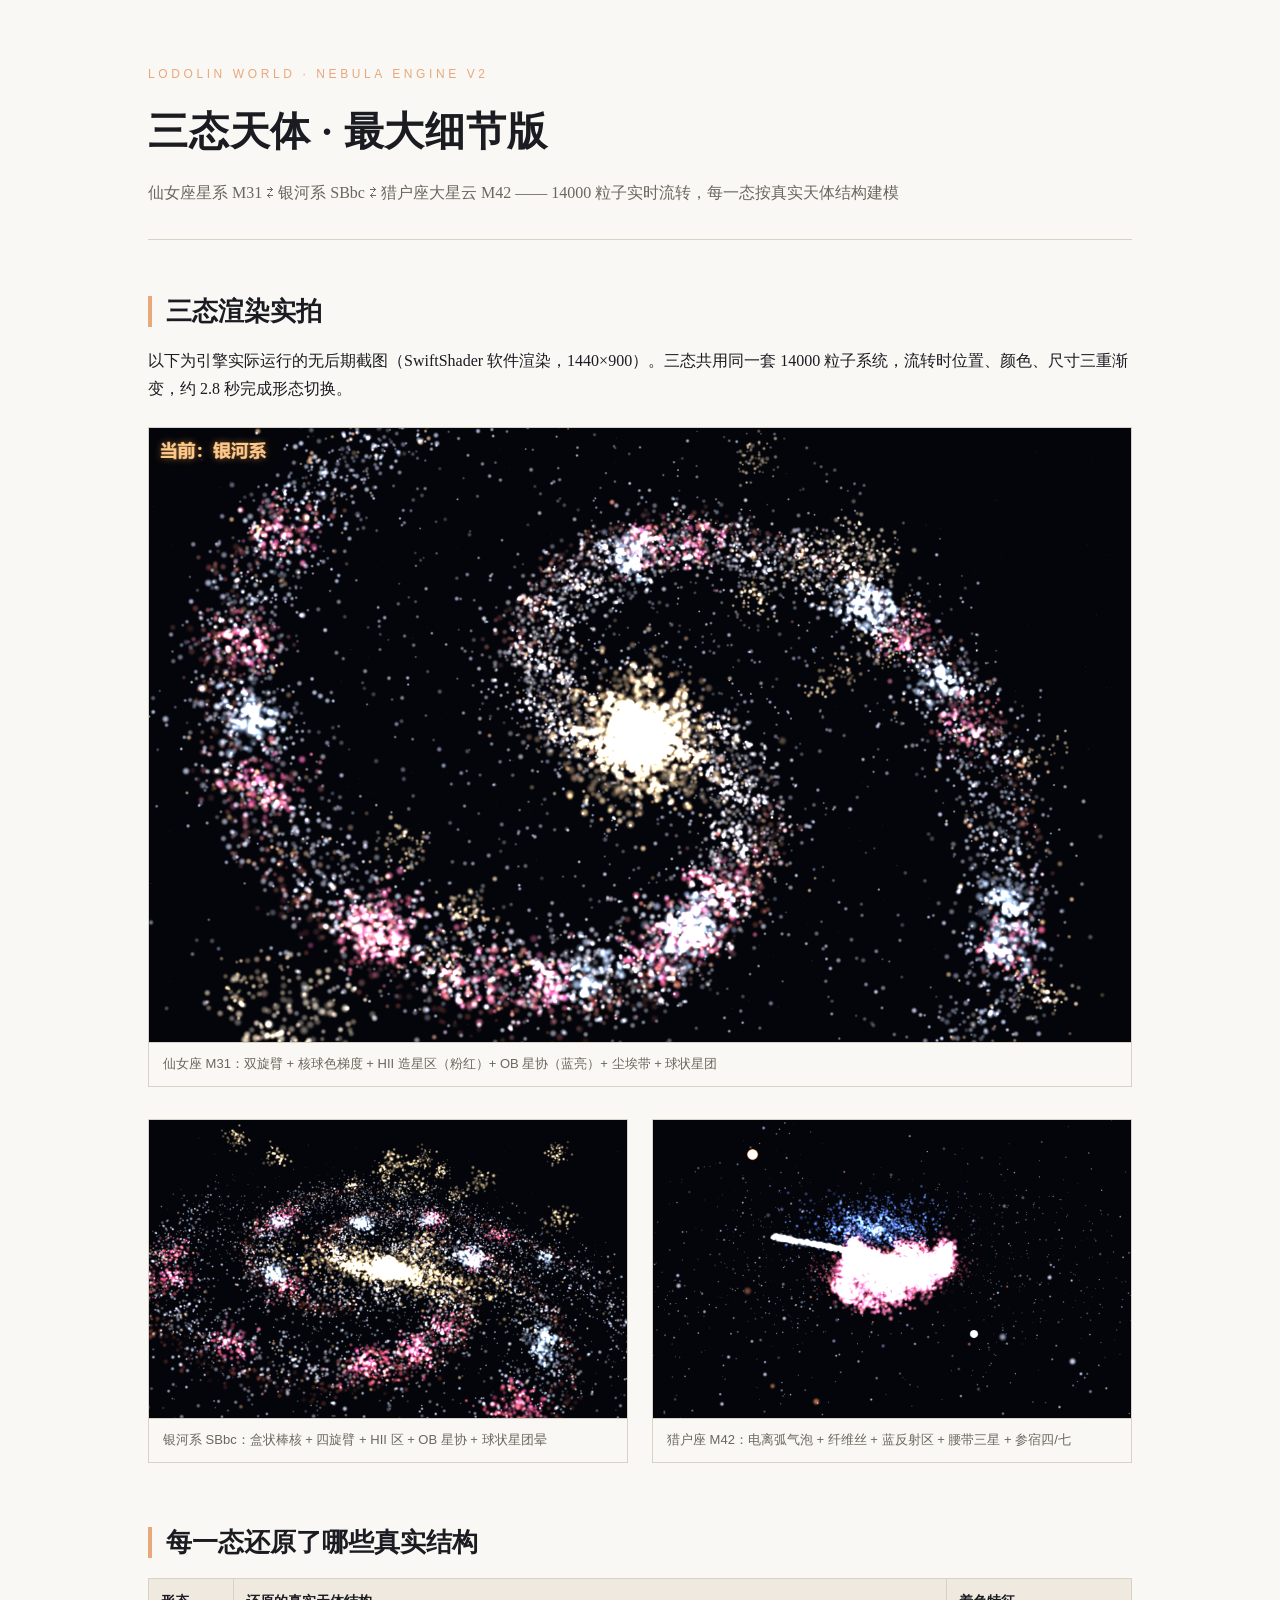
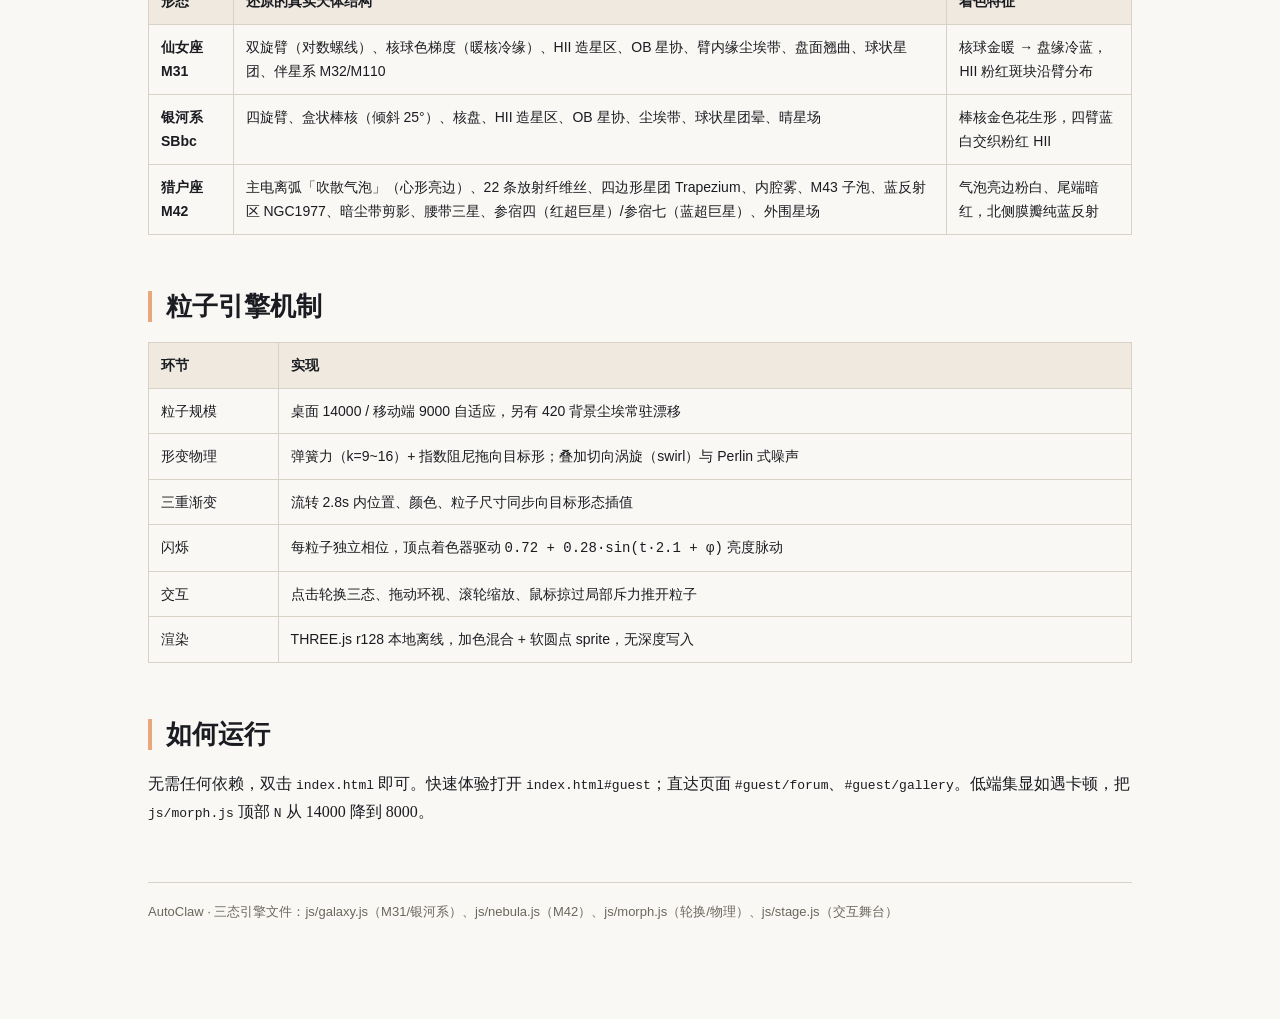
<file: deliverable/nebula-max.html>
<!DOCTYPE html>
<html lang="zh-CN">
<head>
<meta charset="UTF-8">
<meta name="viewport" content="width=device-width, initial-scale=1.0">
<title>Lodolin的奇妙世界 · 三态天体最大细节版</title>
<style>
  :root {
    --accent: #e8a87c;
    --ink: #1a1c22;
    --paper: #faf8f4;
    --line: #d8d2c6;
    --muted: #6b675e;
  }
  * { margin: 0; padding: 0; box-sizing: border-box; }
  body {
    background: var(--paper);
    color: var(--ink);
    font-family: "Noto Serif SC", "Source Han Serif SC", Georgia, serif;
    line-height: 1.75;
  }
  .wrap { max-width: 1080px; margin: 0 auto; padding: 64px 48px 96px; }
  header {
    border-bottom: 1px solid var(--line);
    padding-bottom: 32px;
    margin-bottom: 48px;
  }
  .kicker {
    font-family: "Noto Sans SC", sans-serif;
    font-size: 12px;
    letter-spacing: 0.3em;
    color: var(--accent);
    text-transform: uppercase;
    margin-bottom: 12px;
  }
  h1 { font-size: 40px; font-weight: 700; letter-spacing: 0.02em; }
  .sub { color: var(--muted); font-size: 16px; margin-top: 12px; }
  h2 {
    font-size: 26px;
    margin: 56px 0 20px;
    padding-left: 14px;
    border-left: 4px solid var(--accent);
    line-height: 1.2;
  }
  h3 { font-size: 18px; margin: 28px 0 10px; font-family: "Noto Sans SC", sans-serif; }
  p { margin-bottom: 14px; }
  figure {
    margin: 24px 0 8px;
    border: 1px solid var(--line);
    background: #04050a;
  }
  figure img { display: block; width: 100%; }
  figcaption {
    font-family: "Noto Sans SC", sans-serif;
    font-size: 13px;
    color: var(--muted);
    padding: 10px 14px;
    background: var(--paper);
    border-top: 1px solid var(--line);
  }
  table {
    width: 100%;
    border-collapse: collapse;
    margin: 18px 0 28px;
    font-family: "Noto Sans SC", sans-serif;
    font-size: 14px;
  }
  th, td {
    border: 1px solid var(--line);
    padding: 10px 12px;
    text-align: left;
    vertical-align: top;
  }
  th { background: #efe9df; font-weight: 600; }
  .badge {
    display: inline-block;
    font-family: "Noto Sans SC", sans-serif;
    font-size: 12px;
    border: 1px solid var(--accent);
    color: var(--accent);
    padding: 1px 8px;
    margin-right: 6px;
  }
  .meta {
    font-family: "Noto Sans SC", sans-serif;
    font-size: 13px;
    color: var(--muted);
    border-top: 1px solid var(--line);
    margin-top: 56px;
    padding-top: 18px;
  }
  .grid2 { display: grid; grid-template-columns: 1fr 1fr; gap: 24px; }
  @media (max-width: 760px) {
    .wrap { padding: 32px 20px 64px; }
    h1 { font-size: 28px; }
    .grid2 { grid-template-columns: 1fr; }
  }
</style>
</head>
<body>
<div class="wrap">

<header>
  <div class="kicker">Lodolin World · Nebula Engine v2</div>
  <h1>三态天体 · 最大细节版</h1>
  <div class="sub">仙女座星系 M31 ⇄ 银河系 SBbc ⇄ 猎户座大星云 M42 —— 14000 粒子实时流转，每一态按真实天体结构建模</div>
</header>

<h2>三态渲染实拍</h2>
<p>以下为引擎实际运行的无后期截图（SwiftShader 软件渲染，1440×900）。三态共用同一套 14000 粒子系统，流转时位置、颜色、尺寸三重渐变，约 2.8 秒完成形态切换。</p>

<figure>
  <img src="assets/x1-andromeda.png" alt="仙女座星系 M31">
  <figcaption>仙女座 M31：双旋臂 + 核球色梯度 + HII 造星区（粉红）+ OB 星协（蓝亮）+ 尘埃带 + 球状星团</figcaption>
</figure>

<div class="grid2">
  <figure>
    <img src="assets/x4-milkyway.png" alt="银河系">
    <figcaption>银河系 SBbc：盒状棒核 + 四旋臂 + HII 区 + OB 星协 + 球状星团晕</figcaption>
  </figure>
  <figure>
    <img src="assets/x3-orion.png" alt="猎户座大星云 M42">
    <figcaption>猎户座 M42：电离弧气泡 + 纤维丝 + 蓝反射区 + 腰带三星 + 参宿四/七</figcaption>
  </figure>
</div>

<h2>每一态还原了哪些真实结构</h2>

<table>
  <tr><th>形态</th><th>还原的真实天体结构</th><th>着色特征</th></tr>
  <tr>
    <td><strong>仙女座 M31</strong></td>
    <td>双旋臂（对数螺线）、核球色梯度（暖核冷缘）、HII 造星区、OB 星协、臂内缘尘埃带、盘面翘曲、球状星团、伴星系 M32/M110</td>
    <td>核球金暖 → 盘缘冷蓝，HII 粉红斑块沿臂分布</td>
  </tr>
  <tr>
    <td><strong>银河系 SBbc</strong></td>
    <td>四旋臂、盒状棒核（倾斜 25°）、核盘、HII 造星区、OB 星协、尘埃带、球状星团晕、晴星场</td>
    <td>棒核金色花生形，四臂蓝白交织粉红 HII</td>
  </tr>
  <tr>
    <td><strong>猎户座 M42</strong></td>
    <td>主电离弧「吹散气泡」（心形亮边）、22 条放射纤维丝、四边形星团 Trapezium、内腔雾、M43 子泡、蓝反射区 NGC1977、暗尘带剪影、腰带三星、参宿四（红超巨星）/参宿七（蓝超巨星）、外围星场</td>
    <td>气泡亮边粉白、尾端暗红，北侧膜瓣纯蓝反射</td>
  </tr>
</table>

<h2>粒子引擎机制</h2>

<table>
  <tr><th>环节</th><th>实现</th></tr>
  <tr><td>粒子规模</td><td>桌面 14000 / 移动端 9000 自适应，另有 420 背景尘埃常驻漂移</td></tr>
  <tr><td>形变物理</td><td>弹簧力（k=9~16）+ 指数阻尼拖向目标形；叠加切向涡旋（swirl）与 Perlin 式噪声</td></tr>
  <tr><td>三重渐变</td><td>流转 2.8s 内位置、颜色、粒子尺寸同步向目标形态插值</td></tr>
  <tr><td>闪烁</td><td>每粒子独立相位，顶点着色器驱动 <code>0.72 + 0.28·sin(t·2.1 + φ)</code> 亮度脉动</td></tr>
  <tr><td>交互</td><td>点击轮换三态、拖动环视、滚轮缩放、鼠标掠过局部斥力推开粒子</td></tr>
  <tr><td>渲染</td><td>THREE.js r128 本地离线，加色混合 + 软圆点 sprite，无深度写入</td></tr>
</table>

<h2>如何运行</h2>
<p>无需任何依赖，双击 <code>index.html</code> 即可。快速体验打开 <code>index.html#guest</code>；直达页面 <code>#guest/forum</code>、<code>#guest/gallery</code>。低端集显如遇卡顿，把 <code>js/morph.js</code> 顶部 <code>N</code> 从 14000 降到 8000。</p>

<div class="meta">AutoClaw · 三态引擎文件：js/galaxy.js（M31/银河系）、js/nebula.js（M42）、js/morph.js（轮换/物理）、js/stage.js（交互舞台）</div>

</div>
</body>
</html>
</file>
<file: css/style.css>
/* =========================================================
   Lodolin的奇妙世界 · 沧野式暗黑玻璃风
   模仿 caye.proplusmax.com：#050505 底 + 玻璃拟态 + 红色点缀
   保留液态玻璃：backdrop blur + 亮顶边高光
   ========================================================= */

:root {
  --bg: #050505;
  /* 沧野玻璃面层 */
  --glass: rgba(40, 40, 40, 0.4);
  --glass-strong: rgba(50, 50, 50, 0.5);
  --glass-border: rgba(255, 255, 255, 0.15);
  --glass-top: rgba(255, 255, 255, 0.45);
  --glass-blur: saturate(1.5) blur(20px);
  --line: rgba(255, 255, 255, 0.08);
  --line-2: rgba(255, 255, 255, 0.16);
  /* 文字层级（沧野规范） */
  --text: #fff;
  --body: #ccc;
  --muted: #aaa;
  --faint: #8a8a8a;
  --slogan: #7c8b9c;
  /* 沧野红 */
  --accent: #ffffff;
  --accent-soft: rgba(255, 255, 255, 0.66);
  --radius-s: 20px;
  --shadow: 0 15px 35px rgba(0, 0, 0, 0.6);
  --ease: cubic-bezier(0.165, 0.84, 0.44, 1);          /* 沧野入场曲线 */
}

* { box-sizing: border-box; }

html, body { margin: 0; padding: 0; height: 100%; }

body {
  font-family: "Helvetica Neue", "PingFang SC", "Microsoft YaHei", "Noto Sans SC", system-ui, -apple-system, "Segoe UI", Arial, sans-serif;
  font-size: 15px;
  line-height: 1.6;
  color: var(--body);
  background: radial-gradient(circle at 50% 18%, #161616 0%, #050505 58%, #000 100%);
  overflow: hidden;
}

h1, h2, h3 { margin: 0; font-weight: 900; color: var(--text); }
p { margin: 0; }
svg { display: block; }

[hidden] { display: none !important; }

::selection { background: rgba(255, 255, 255, .22); }

/* ---------------- 全屏噪点颗粒（沧野式胶片质感） ---------------- */

.grain {
  position: fixed;
  inset: -50%;
  width: 200%;
  height: 200%;
  z-index: 80;
  pointer-events: none;
  opacity: .13;
  background-image: url("data:image/svg+xml,%3Csvg xmlns='http://www.w3.org/2000/svg' width='128' height='128'%3E%3Cfilter id='n'%3E%3CfeTurbulence type='fractalNoise' baseFrequency='0.82' numOctaves='2' stitchTiles='stitch'/%3E%3CfeColorMatrix type='saturate' values='0'/%3E%3C/filter%3E%3Crect width='128' height='128' filter='url(%23n)'/%3E%3C/svg%3E");
  animation: grainShift 8s steps(10) infinite;
}

@keyframes grainShift {
  0%, 100% { transform: translate(0, 0); }
  10% { transform: translate(-4%, -7%); }
  20% { transform: translate(-9%, 3%); }
  30% { transform: translate(4%, -9%); }
  40% { transform: translate(-3%, 8%); }
  50% { transform: translate(-9%, 4%); }
  60% { transform: translate(7%, 0); }
  70% { transform: translate(0, 7%); }
  80% { transform: translate(-7%, 0); }
  90% { transform: translate(9%, 3%); }
}

/* ---------------- 液态玻璃背景光斑（弱化为暗调） ---------------- */

.bg-blobs {
  position: fixed;
  inset: 0;
  z-index: 0;
  overflow: hidden;
  pointer-events: none;
}

.bg-blobs i {
  position: absolute;
  border-radius: 50%;
  filter: blur(80px);
  opacity: .14;
  animation: blobDrift 34s ease-in-out infinite alternate;
}

.bg-blobs i:nth-child(1) {
  width: 42vw; height: 42vw;
  background: #23262e;
  top: -14%; left: -10%;
}

.bg-blobs i:nth-child(2) {
  width: 34vw; height: 34vw;
  background: #3a2028;   /* 一丝沧野红暗示 */
  bottom: -12%; right: -8%;
  animation-delay: -12s;
  opacity: .1;
}

.bg-blobs i:nth-child(3) {
  width: 26vw; height: 26vw;
  background: #1d2736;
  top: 42%; left: 56%;
  opacity: .12;
  animation-delay: -23s;
}

@keyframes blobDrift {
  from { transform: translate(0, 0) scale(1); }
  to   { transform: translate(5vw, -4vw) scale(1.15); }
}

/* ---------------- 兼容兜底：不支持 backdrop-filter 时用实底 ---------------- */

@supports not ((backdrop-filter: blur(1px)) or (-webkit-backdrop-filter: blur(1px))) {
  .nav-capsule, .footer, .toast, .work-info, .btn {
    background: rgba(28, 28, 28, .96);
  }
}

/* ---------------- 悬浮玻璃胶囊导航（沧野式） ---------------- */

.nav-capsule {
  position: fixed;
  top: 20px;
  left: 50%;
  transform: translateX(-50%);
  display: flex;
  align-items: center;
  gap: 24px;
  padding: 13px 34px;
  border-radius: 50px;
  background: linear-gradient(180deg, rgba(255,255,255,.10), rgba(255,255,255,.04));
  backdrop-filter: blur(22px) saturate(160%);
  -webkit-backdrop-filter: blur(22px) saturate(160%);
  border: 1px solid rgba(255,255,255,.14);
  box-shadow:
    0 10px 34px rgba(0,0,0,.45),
    inset 0 1px 0 rgba(255,255,255,.22),
    inset 0 -1px 0 rgba(255,255,255,.05);
  z-index: 30;
  animation: navDrop .9s var(--ease) both;
  white-space: nowrap;
}

@keyframes navDrop {
  from { opacity: 0; transform: translate(-50%, -26px); filter: blur(8px); }
  to   { opacity: 1; transform: translate(-50%, 0); filter: blur(0); }
}

.brand {
  display: flex;
  align-items: center;
  gap: 10px;
  color: var(--text);
  font-weight: 700;
  font-size: 15px;
  letter-spacing: .08em;
  text-decoration: none;
  cursor: pointer;
  transition: opacity .25s var(--ease);
}
.brand:hover { opacity: .78; }

.brand-avatar {
  width: 20px;
  height: 20px;
  border-radius: 22%;
  object-fit: cover;
  flex: none;
  background: #fff;
  border: 1px solid rgba(255,255,255,.18);
}

.brand svg { width: 22px; height: 22px; color: var(--text); flex: none; }

.nav-sep { width: 1px; height: 18px; background: rgba(255,255,255,.14); flex: none; }

.tabs { display: flex; gap: 28px; }

.tab {
  position: relative;
  z-index: 1;
  padding: 2px 0;
  color: var(--muted);
  text-decoration: none;
  font-size: 14px;
  font-weight: 600;
  letter-spacing: .08em;
  transition: color .25s, text-shadow .25s;
}

.tab:hover { color: var(--text); text-shadow: 0 0 10px rgba(255,255,255,.5); }

.tab.is-active { color: var(--text); text-shadow: 0 0 10px rgba(255,255,255,.5); }

/* 液态玻璃滑块：跟随激活的标签页 */
.nav-glider {
  position: absolute;
  top: 9px;
  bottom: 9px;
  left: 0;
  width: 0;
  border-radius: 999px;
  background: linear-gradient(180deg, rgba(255,255,255,.24), rgba(255,255,255,.08) 55%, rgba(255,255,255,.15));
  box-shadow:
    inset 0 1px 0 rgba(255,255,255,.42),
    inset 0 -1px 0 rgba(255,255,255,.08),
    inset 1px 0 0 rgba(255,255,255,.12),
    inset -1px 0 0 rgba(255,255,255,.12),
    0 2px 10px rgba(0,0,0,.25);
  transition: transform .5s var(--ease), width .5s var(--ease);
  pointer-events: none;
}

/* ---------------- 应用容器与视图切换 ---------------- */

.app { height: 100%; }

.app .view { display: none; }
.app .view.is-active { display: block; }

.app .view-stage.is-active,
.app .view-works.is-active {
  animation: viewIn .55s var(--ease-water) both;
}

@keyframes viewIn {
  from { opacity: 0; transform: translateX(26px); filter: blur(10px); }
  to   { opacity: 1; transform: translateX(0); filter: blur(0); }
}

/* ---------------- 星河舞台（沧野 Hero 式全屏） ---------------- */

.view-stage { position: fixed; inset: 0; }

#stage {
  position: fixed;
  inset: 0;
  width: 100vw;
  height: 100vh;
  display: block;
  cursor: grab;
  touch-action: none;
  z-index: 0;
}

#stage:active { cursor: grabbing; }

/* 沧野式暗角 */
.stage-vignette {
  position: fixed;
  inset: 0;
  z-index: 1;
  pointer-events: none;
  background: radial-gradient(120% 78% at 50% 46%, transparent 34%, rgba(3, 5, 8, .85) 100%);
}

.stage-hud {
  position: fixed;
  inset: 0;
  z-index: 2;
  pointer-events: none;
}

/* 中央渐变大标题（沧野 Hero 96px/900） */
.hero-title {
  position: absolute;
  top: clamp(96px, 16vh, 160px);
  left: 50%;
  transform: translateX(-50%);
  text-align: center;
  width: max-content;
  max-width: 92vw;
  animation: heroRise 1.1s var(--ease) .35s both;
}

.hero-title h2 {
  font-size: clamp(42px, 7vw, 92px);
  font-weight: 900;
  letter-spacing: .12em;
  line-height: 1.1;
  background: linear-gradient(45deg, #ffffff 25%, #8f8f8f 95%);
  -webkit-background-clip: text;
  background-clip: text;
  color: transparent;
  filter: drop-shadow(0 10px 30px rgba(0, 0, 0, .55));
}

.hero-sub {
  margin-top: 12px;
  color: var(--slogan);
  font-size: clamp(11px, 1.05vw, 13.5px);
  font-weight: 300;
  letter-spacing: .34em;
  text-transform: uppercase;
  white-space: nowrap;
}

/* 形态切换时标题重新浮起（keyframes 内保留 translateX(-50%) 防跳位） */
.hero-title.is-rising { animation: heroRise .9s var(--ease) both; }

@keyframes heroRise {
  from { opacity: 0; transform: translateX(-50%) translateY(46px) scale(.95); filter: blur(12px); }
  to   { opacity: 1; transform: translateX(-50%) translateY(0) scale(1); filter: blur(0); }
}

/* 沧野入场曲线：blur + 位移 + 微缩放 */
@keyframes cayRise {
  from { opacity: 0; transform: translateY(56px) scale(.94); filter: blur(15px); }
  to   { opacity: 1; transform: translateY(0) scale(1); filter: blur(0); }
}

/* ---------------- 作品集（沧野式一屏一品纵向叙事） ---------------- */

.view-works {
  position: fixed;
  inset: 0;
  overflow-y: auto;
  padding: 118px 0 130px;
  scrollbar-width: thin;
  scrollbar-color: rgba(255,255,255,.18) transparent;
}

.view-works::-webkit-scrollbar { width: 6px; }
.view-works::-webkit-scrollbar-thumb { background: rgba(255,255,255,.14); border-radius: 3px; }

.works-head {
  max-width: 1200px;
  margin: 0 auto 30px;
  padding: 0 clamp(18px, 4vw, 28px);
  animation: cayRise 1s var(--ease) both;
}

.works-head h2 {
  font-size: clamp(30px, 4.6vw, 52px);
  font-weight: 900;
  letter-spacing: .08em;
  background: linear-gradient(45deg, #ffffff 30%, #8a8a8a 100%);
  -webkit-background-clip: text;
  background-clip: text;
  color: transparent;
  filter: drop-shadow(0 10px 30px rgba(0,0,0,.5));
  margin-bottom: 12px;
}

.works-head p { color: var(--muted); font-size: 14px; letter-spacing: .03em; }

.works-feed { max-width: 1200px; margin: 0 auto; }

/* 作品集分类标题（按地区） */
.works-cat {
  max-width: 1200px;
  margin: 56px auto 0;
  padding: 0 clamp(18px, 4vw, 28px);
  display: flex;
  align-items: center;
  gap: 18px;
}
.works-cat h3 {
  font-size: clamp(18px, 2.6vw, 26px);
  font-weight: 800;
  letter-spacing: .18em;
  color: var(--body);
  white-space: nowrap;
}
.works-cat i {
  flex: 1;
  height: 1px;
  background: linear-gradient(90deg, var(--glass-border), rgba(255,255,255,0));
}

/* ---------------- 介绍页 ---------------- */

.view-about {
  position: fixed;
  inset: 0;
  overflow-y: auto;
  padding: 118px 0 130px;
  scrollbar-width: thin;
  scrollbar-color: rgba(255,255,255,.18) transparent;
}
.view-about::-webkit-scrollbar { width: 6px; }
.view-about::-webkit-scrollbar-thumb { background: rgba(255,255,255,.14); border-radius: 3px; }

.about-wrap {
  max-width: 760px;
  margin: 0 auto;
  padding: 0 clamp(18px, 4vw, 28px);
  animation: cayRise 1s var(--ease) both;
}

.about-kicker {
  font-size: 12px;
  letter-spacing: .3em;
  color: var(--faint);
  margin-bottom: 16px;
}

.about-head {
  display: flex;
  align-items: center;
  gap: clamp(10px, 1.2vw, 16px);
}

.about-avatar {
  width: clamp(46px, 8vw, 84px);
  height: clamp(46px, 8vw, 84px);
  border-radius: 22%;
  object-fit: cover;
  flex: none;
  background: #fff;
  border: 1px solid rgba(255,255,255,.18);
  box-shadow: 0 8px 24px rgba(0,0,0,.45);
}

.about-head .about-title { margin: 0; }

.about-title {
  font-size: clamp(46px, 8vw, 84px);
  font-weight: 900;
  letter-spacing: .02em;
  line-height: 1.1;
  padding-bottom: .14em;
  background: linear-gradient(45deg, #ffffff 30%, #8a8a8a 100%);
  -webkit-background-clip: text;
  background-clip: text;
  color: transparent;
  filter: drop-shadow(0 10px 30px rgba(0,0,0,.5));
  margin-bottom: 6px;
}

.about-lead {
  margin: 18px 0 0;
  font-size: clamp(17px, 2.2vw, 21px);
  color: var(--body);
  letter-spacing: .04em;
}

.about-body {
  max-width: 640px;
  font-size: 15px;
  line-height: 1.95;
  color: var(--muted);
  letter-spacing: .02em;
  margin-bottom: 16px;
}

.about-quote {
  margin: 30px 0 36px;
  padding-left: 16px;
  border-left: 2px solid rgba(255,255,255,.22);
  font-size: 15px;
  line-height: 1.8;
  letter-spacing: .05em;
  color: var(--text);
}

.about-actions {
  display: flex;
  flex-wrap: wrap;
  gap: 14px;
  margin-top: 30px;
}

/* ---------------- 摄影设备页 ---------------- */

.view-gear {
  position: fixed;
  inset: 0;
  overflow-y: auto;
  padding: 118px 0 130px;
  scrollbar-width: thin;
  scrollbar-color: rgba(255,255,255,.18) transparent;
}

.gear-stage {
  max-width: 1200px;
  margin: 0 auto;
  padding: 0 clamp(18px, 4vw, 28px);
  display: flex;
  flex-direction: column;
  align-items: center;
}
.gear-stage figure {
  margin: 0;
  width: 100%;
  max-width: 860px;
  border-radius: 24px;
  overflow: hidden;
  border: 1px solid rgba(255,255,255,.12);
  background: #0d0d0d;
  box-shadow: 0 20px 40px rgba(0,0,0,.6);
  transform: rotateX(2deg);
}
.gear-stage img { display: block; width: 100%; }
.gear-note {
  margin: 16px 0 0;
  color: var(--muted);
  font-size: 12.5px;
  letter-spacing: .1em;
  text-align: center;
}

/* 器材四宫格 */
.gear-grid {
  max-width: 1200px;
  margin: 0 auto;
  padding: 0 clamp(18px, 4vw, 28px);
  display: grid;
  grid-template-columns: repeat(4, minmax(0, 1fr));
  gap: 14px;
}
.gear-grid figure {
  margin: 0;
  border-radius: 22px;
  overflow: hidden;
  border: 1px solid rgba(255,255,255,.12);
  background: #0d0d0d;
  box-shadow: 0 18px 36px rgba(0,0,0,.55);
}
.gear-grid img {
  display: block;
  width: 100%;
  aspect-ratio: 3 / 4;
  object-fit: cover;
}
.gear-caption {
  max-width: 1200px;
  margin: 18px auto 0;
  padding: 0 clamp(18px, 4vw, 28px);
}
.gear-caption p {
  color: var(--muted);
  font-size: 12.5px;
  line-height: 1.8;
  letter-spacing: .08em;
  text-align: center;
}

/* 一图一卡：左图右参数 */
.gear-list {
  max-width: 1200px;
  margin: 0 auto;
  padding: 0 clamp(18px, 4vw, 28px);
  display: flex;
  flex-direction: column;
  gap: 26px;
}
.gear-item {
  display: grid;
  grid-template-columns: minmax(0, 0.76fr) minmax(0, 1.24fr);
  gap: 26px;
  align-items: stretch;
}
.gear-photo {
  margin: 0;
  border-radius: 24px;
  overflow: hidden;
  border: 1px solid rgba(255,255,255,.12);
  background: #0d0d0d;
  box-shadow: 0 18px 36px rgba(0,0,0,.55);
}
.gear-photo img {
  display: block;
  width: 100%;
  height: 100%;
  object-fit: cover;
}
.gear-item .gear-card {
  display: flex;
  flex-direction: column;
  justify-content: center;
}

/* ZV-E10 为横图：整组改为上图下卡 */
.gear-item.is-wide-photo {
  grid-template-columns: 1fr;
  gap: 18px;
}
.gear-item.is-wide-photo .gear-photo,
.gear-item.is-wide-photo .gear-card {
  width: 100%;
  max-width: 860px;
  margin: 0 auto;
}
.gear-item.is-wide-photo .gear-photo img {
  height: auto;
  aspect-ratio: 4 / 3;
}
.gear-item.is-wide-photo .gear-card {
  justify-content: flex-start;
}

@media (max-width: 900px) {
  .gear-grid { grid-template-columns: repeat(2, minmax(0, 1fr)); }
  .gear-item { grid-template-columns: 1fr; gap: 14px; }
  .gear-photo { width: 100%; max-width: 520px; margin: 0 auto; }
  .gear-photo img { height: auto; aspect-ratio: 3 / 4; }
}

.gear-cards {
  max-width: 1200px;
  margin: 42px auto 0;
  padding: 0 clamp(18px, 4vw, 28px);
  display: grid;
  grid-template-columns: 1fr 1fr;
  gap: 24px;
}
.gear-card {
  padding: 36px 32px;
  border-radius: 30px;
  background: linear-gradient(170deg, rgba(48,48,48,.42), rgba(33,33,33,.3));
  border: 1px solid var(--glass-border);
  border-top-color: rgba(255,255,255,.42);
  backdrop-filter: var(--glass-blur);
  -webkit-backdrop-filter: var(--glass-blur);
  box-shadow: inset 0 0 0 1px rgba(255,255,255,.04), 0 15px 35px rgba(0,0,0,.55);
}
.gear-tag {
  color: var(--accent);
  font-size: 11.5px;
  font-weight: 700;
  letter-spacing: .3em;
  margin-bottom: 12px;
}
.gear-card h3 {
  font-size: clamp(19px, 2.2vw, 26px);
  font-weight: 900;
  letter-spacing: .04em;
  background: linear-gradient(45deg, #ffffff 40%, #a8a8a8 100%);
  -webkit-background-clip: text;
  background-clip: text;
  color: transparent;
  margin-bottom: 12px;
}
.gear-desc { color: var(--body); font-size: 14px; line-height: 1.9; margin-bottom: 16px; }
.gear-spec {
  list-style: none;
  margin: 0;
  padding: 0;
  border-top: 1px solid rgba(255,255,255,.08);
}
.gear-spec li {
  display: flex;
  gap: 12px;
  padding: 8px 0;
  border-bottom: 1px dashed rgba(255,255,255,.08);
  color: var(--body);
  font-size: 13.5px;
  line-height: 1.7;
}
.gear-spec b {
  flex: none;
  width: 66px;
  color: var(--muted);
  font-weight: 600;
}

.gear-cta { text-align: center; margin-top: 42px; }

@media (max-width: 900px) {
  .gear-cards { grid-template-columns: 1fr; }
}

/* 作品集分类筛选条（Apple 液态玻璃 · 滑块跟随选中项） */
.works-filter {
  position: relative;
  width: fit-content;
  max-width: calc(100% - 32px);
  margin: 0 auto 14px;
  display: flex;
  align-items: center;
  gap: 2px;
  padding: 5px;
  border-radius: 999px;
  border: 1px solid rgba(255,255,255,.14);
  background: linear-gradient(180deg, rgba(255,255,255,.10), rgba(255,255,255,.04));
  backdrop-filter: blur(22px) saturate(160%);
  -webkit-backdrop-filter: blur(22px) saturate(160%);
  box-shadow:
    0 10px 34px rgba(0,0,0,.45),
    inset 0 1px 0 rgba(255,255,255,.22),
    inset 0 -1px 0 rgba(255,255,255,.05);
  overflow-x: auto;
  scrollbar-width: none;
}
.works-filter::-webkit-scrollbar { display: none; }

/* 液态玻璃滑块：跟随选中项滑动 */
.works-filter .glider {
  position: absolute;
  top: 5px;
  bottom: 5px;
  left: 0;
  width: 0;
  border-radius: 999px;
  background: linear-gradient(180deg, rgba(255,255,255,.26), rgba(255,255,255,.08) 55%, rgba(255,255,255,.16));
  box-shadow:
    inset 0 1px 0 rgba(255,255,255,.45),
    inset 0 -1px 0 rgba(255,255,255,.08),
    inset 1px 0 0 rgba(255,255,255,.14),
    inset -1px 0 0 rgba(255,255,255,.14),
    0 2px 12px rgba(0,0,0,.28);
  transition: transform .5s var(--ease), width .5s var(--ease);
  pointer-events: none;
}

.works-filter .chip {
  position: relative;
  z-index: 1;
  padding: 9px 18px;
  border: none;
  border-radius: 999px;
  background: none;
  box-shadow: none;
  color: var(--muted);
  font-size: 13px;
  letter-spacing: .04em;
  cursor: pointer;
  white-space: nowrap;
  transition: color .3s var(--ease);
}
.works-filter .chip:hover { color: var(--body); }
.works-filter .chip.is-active { color: #fff; }

/* 桂林景点二级菜单（悬停「桂林」展开） */
.spot-menu {
  position: fixed;
  z-index: 60;
  display: flex;
  flex-wrap: wrap;
  gap: 8px;
  padding: 12px;
  border-radius: 20px;
  background: linear-gradient(180deg, rgba(38,38,38,.9), rgba(22,22,22,.88));
  backdrop-filter: blur(24px) saturate(160%);
  -webkit-backdrop-filter: blur(24px) saturate(160%);
  border: 1px solid rgba(255,255,255,.16);
  border-top-color: rgba(255,255,255,.34);
  box-shadow: 0 24px 54px rgba(0,0,0,.6), inset 0 1px 0 rgba(255,255,255,.16);
}
.spot-menu[hidden] { display: none; }

.spot-chip {
  display: inline-flex;
  align-items: center;
  gap: 6px;
  padding: 7px 13px;
  border-radius: 999px;
  border: 1px solid rgba(255,255,255,.13);
  background: rgba(255,255,255,.04);
  color: var(--muted);
  font-size: 12.5px;
  letter-spacing: .04em;
  cursor: pointer;
  transition: color .2s, background .2s, border-color .2s;
}
.spot-chip i {
  font-style: normal;
  font-size: 10.5px;
  opacity: .55;
}
.spot-chip:hover {
  color: var(--text);
  border-color: rgba(255,255,255,.3);
  background: rgba(255,255,255,.09);
}
.spot-chip.is-active {
  color: var(--text);
  background: rgba(255,255,255,.16);
  border-color: rgba(255,255,255,.36);
}
.spot-chip.is-active i { opacity: .8; }

/* 一屏一品：图 9 : 文 5 交替，整屏占位 */
.work {
  display: flex;
  align-items: center;
  gap: 5%;
  min-height: 88vh;
  max-width: 100%;
  padding: 6vh clamp(18px, 4vw, 28px);
  perspective: 1400px;
}

.work:nth-of-type(even) { flex-direction: row-reverse; }

.js .work { opacity: 0; }
.js .work.is-in { animation: cayRise .95s var(--ease) both; }

.work-media { flex: 0 0 52%; margin: 0; }

/* 横竖构图自适应：横构图放宽占位，竖构图收窄，保证整屏不被顶破 */
.work-media.is-wide { flex: 0 0 54%; }
.work-media.is-tall { flex: 0 0 33%; }
.work-media.is-wide img { aspect-ratio: 3 / 2; }
.work-media.is-tall img { aspect-ratio: 2 / 3; }

.work-media img {
  display: block;
  width: 100%;
  aspect-ratio: 3 / 4;
  object-fit: cover;
  border-radius: 20px;
  border: 1px solid rgba(255,255,255,.12);
  background: #0d0d0d;
  transform: rotateY(-10deg) rotateX(5deg);
  box-shadow: 0 20px 40px rgba(0,0,0,.6);
  transition: transform .55s var(--ease), box-shadow .45s, border-color .4s;
}

.work:nth-of-type(even) .work-media img { transform: rotateY(10deg) rotateX(5deg); }

/* 悬停放大：改由容器驱动（照片上盖了防保存遮罩，img 不再直接接收 hover） */
.work-media:hover img,
.work:nth-of-type(even) .work-media:hover img {
  transform: rotateY(0) rotateX(0) scale(1.04);
  border-top-color: rgba(255,255,255,.5);
  box-shadow: 0 28px 56px rgba(0,0,0,.7), 0 0 24px rgba(255,255,255,.06);
}

/* 玻璃描述盒（沧野描述盒：圆角 30 / 亮顶边 / 内描边） */
.work-info {
  flex: 1;
  padding: 44px 40px;
  border-radius: 30px;
  background: linear-gradient(170deg, rgba(48,48,48,.42), rgba(33,33,33,.3));
  border: 1px solid var(--glass-border);
  border-top-color: rgba(255,255,255,.42);
  border-left-color: rgba(255,255,255,.1);
  backdrop-filter: var(--glass-blur);
  -webkit-backdrop-filter: var(--glass-blur);
  box-shadow: inset 0 0 0 1px rgba(255,255,255,.04), 0 15px 35px rgba(0,0,0,.55);
}

.work-kicker {
  color: var(--accent);
  font-size: 11.5px;
  font-weight: 700;
  letter-spacing: .3em;
  margin-bottom: 14px;
}

.work-title {
  font-size: clamp(24px, 3vw, 40px);
  font-weight: 900;
  letter-spacing: .04em;
  line-height: 1.2;
  background: linear-gradient(45deg, #ffffff 40%, #a8a8a8 100%);
  -webkit-background-clip: text;
  background-clip: text;
  color: transparent;
  margin-bottom: 16px;
}

.work-desc { color: var(--body); font-size: 14.5px; line-height: 1.95; margin-bottom: 18px; }

.work-meta {
  color: var(--faint);
  font-size: 12px;
  letter-spacing: .08em;
  padding-bottom: 22px;
  margin-bottom: 22px;
  border-bottom: 1px solid rgba(255,255,255,.08);
}

/* 「激情下单」同款药丸按钮 */
.btn {
  display: inline-flex;
  align-items: center;
  justify-content: center;
  gap: 8px;
  padding: 13px 32px;
  border: 1px solid var(--glass-border);
  border-top-color: var(--glass-top);
  border-radius: 50px;
  cursor: pointer;
  font-weight: 700;
  font-size: 14.5px;
  color: var(--text);
  text-decoration: none;
  background: var(--glass);
  backdrop-filter: blur(10px);
  -webkit-backdrop-filter: blur(10px);
  box-shadow: inset 0 0 0 1px rgba(255,255,255,.05), 0 15px 35px rgba(0,0,0,.45);
  transition: transform .3s var(--ease), box-shadow .35s, background .3s, border-color .3s;
  -webkit-tap-highlight-color: transparent;
}

.btn:active { transform: scale(.97) translateY(1px); }

.btn:hover {
  transform: translateY(-3px);
  background: var(--glass-strong);
  box-shadow: inset 0 0 0 1px rgba(255,255,255,.06), 0 20px 40px rgba(0,0,0,.55);
}

.btn:focus-visible { outline: 2px solid var(--accent-soft); outline-offset: 2px; }

.btn-primary {
  background: linear-gradient(165deg, rgba(255,255,255,.26), rgba(48,48,48,.5) 62%);
  border-color: rgba(255,255,255,.46);
  border-top-color: rgba(255,255,255,.66);
  box-shadow: inset 0 0 0 1px rgba(255,255,255,.12), 0 15px 35px rgba(0,0,0,.5), 0 0 22px rgba(255,255,255,.08);
}

.btn-primary:hover {
  background: linear-gradient(165deg, rgba(255,255,255,.36), rgba(58,58,58,.55) 62%);
  border-color: rgba(255,255,255,.66);
  box-shadow: inset 0 0 0 1px rgba(255,255,255,.18), 0 20px 40px rgba(0,0,0,.6), 0 0 30px rgba(255,255,255,.14);
}

/* ---------------- Toast ---------------- */

.toast {
  position: fixed;
  bottom: 88px;
  left: 50%;
  transform: translateX(-50%);
  background: var(--glass);
  backdrop-filter: var(--glass-blur);
  -webkit-backdrop-filter: var(--glass-blur);
  border: 1px solid var(--glass-border);
  border-top-color: rgba(255,255,255,.4);
  color: var(--text);
  padding: 12px 24px;
  border-radius: 999px;
  font-size: 13.5px;
  font-weight: 600;
  letter-spacing: .04em;
  box-shadow: inset 0 0 0 1px rgba(255,255,255,.05), 0 15px 35px rgba(0,0,0,.5);
  z-index: 60;
  animation: toastIn .35s var(--ease);
  pointer-events: none;
  white-space: nowrap;
}

@keyframes toastIn {
  from { opacity: 0; transform: translateX(-50%) translateY(14px) scale(.96); filter: blur(6px); }
  to   { opacity: 1; transform: translateX(-50%) translateY(0) scale(1); filter: blur(0); }
}

/* ---------------- 页脚（沧野式玻璃条 + 红色分隔） ---------------- */

.footer {
  position: fixed;
  bottom: 18px;
  left: 50%;
  transform: translateX(-50%);
  display: flex;
  align-items: center;
  gap: 16px;
  padding: 11px 32px;
  border-radius: 999px;
  background: var(--glass);
  backdrop-filter: var(--glass-blur);
  -webkit-backdrop-filter: var(--glass-blur);
  border: 1px solid var(--glass-border);
  border-top-color: rgba(255,255,255,.35);
  box-shadow: inset 0 0 0 1px rgba(255,255,255,.05), 0 12px 30px rgba(0,0,0,.5);
  color: var(--muted);
  font-size: 12px;
  letter-spacing: .1em;
  white-space: nowrap;
  z-index: 25;
  pointer-events: none;
}

.foot-sep { width: 1px; height: 12px; background: var(--accent); opacity: .75; flex: none; }

/* ---------------- 回到顶部（固定右下角，不随页面滚动） ---------------- */

.to-top {
  position: fixed;
  right: 26px;
  bottom: 30px;
  z-index: 40;
  width: 44px;
  height: 44px;
  padding: 0;
  display: flex;
  align-items: center;
  justify-content: center;
  border-radius: 50%;
  border: 1px solid rgba(255,255,255,.16);
  border-top-color: rgba(255,255,255,.32);
  background: rgba(28,28,28,.55);
  color: var(--text);
  cursor: pointer;
  backdrop-filter: blur(18px) saturate(160%);
  -webkit-backdrop-filter: blur(18px) saturate(160%);
  box-shadow: 0 10px 28px rgba(0,0,0,.45), inset 0 1px 0 rgba(255,255,255,.18);
  opacity: 0;
  visibility: hidden;
  transform: translateY(10px);
  transition: opacity .3s var(--ease), transform .3s var(--ease), background .25s, visibility .3s;
}
.to-top.is-on {
  opacity: 1;
  visibility: visible;
  transform: translateY(0);
}
.to-top:hover { background: rgba(60,60,60,.72); }
.to-top:active { transform: scale(.94); }
.to-top:focus-visible { outline: 2px solid rgba(255,255,255,.5); outline-offset: 2px; }

/* ---------------- 响应式 ---------------- */

@media (max-width: 900px) {
  /* 一屏一品退化为单列卡片流 */
  .work, .work:nth-of-type(even) {
    flex-direction: column;
    gap: 24px;
    min-height: 0;
    padding: 34px clamp(16px, 4vw, 24px);
  }
  .work-media, .work-media.is-wide, .work-media.is-tall { flex: none; width: 100%; max-width: 520px; }
  .work-media img, .work:nth-of-type(even) .work-media img {
    transform: rotateY(-5deg) rotateX(3deg);
  }
  .work-info { width: 100%; max-width: 520px; padding: 28px 24px; }
}

@media (max-width: 768px) {
  .nav-capsule { top: 14px; padding: 11px 20px; gap: 16px; }
  .brand { font-size: 13px; }
  .brand-avatar { width: 18px; height: 18px; }
  .brand svg { width: 19px; height: 19px; }
  .tabs { gap: 18px; }
  .tab { font-size: 13px; }
  .hero-title { top: 88px; }
  .hero-title h2 { font-size: 15vw; }
  .hero-sub { letter-spacing: .22em; font-size: 10.5px; }
  .footer { font-size: 10px; gap: 10px; padding: 9px 20px; bottom: 12px; }
  .grain { opacity: .09; }
  .view-works { padding: 96px 0 110px; }
  .view-about { padding: 96px 0 110px; }
  .to-top { right: 14px; bottom: 58px; width: 40px; height: 40px; }
}

/* ---------------- 动效降级 ---------------- */

@media (prefers-reduced-motion: reduce) {
  *, *::before, *::after {
    animation-duration: .01ms !important;
    animation-iteration-count: 1 !important;
    transition-duration: .01ms !important;
  }
}

/* ---------------- 图片防保存 ---------------- */
/* 右键另存 / 拖拽 / 移动端长按菜单都会被拦下；
   截图、录屏与开发者工具无法在前端阻止，这里只提高保存成本。 */

img {
  -webkit-user-drag: none;
  user-drag: none;
  -webkit-user-select: none;
  -moz-user-select: none;
  -ms-user-select: none;
  user-select: none;
  -webkit-touch-callout: none;
  /* 命中测试穿透到容器，右键/长按拿不到 <img> 节点 */
  pointer-events: none;
}

/* 命中容器时给出禁止光标，暗示不可直接取图 */
.work-media,
.gear-photo {
  position: relative;
  cursor: default;
}

/* 兜底：万一 img 的 pointer-events 被覆盖，透明层仍挡住取图 */
.work-media::after,
.gear-photo::after {
  content: "";
  position: absolute;
  inset: 0;
  z-index: 3;
  background: transparent;
  -webkit-touch-callout: none;
  -webkit-user-select: none;
  user-select: none;
}
</file>
